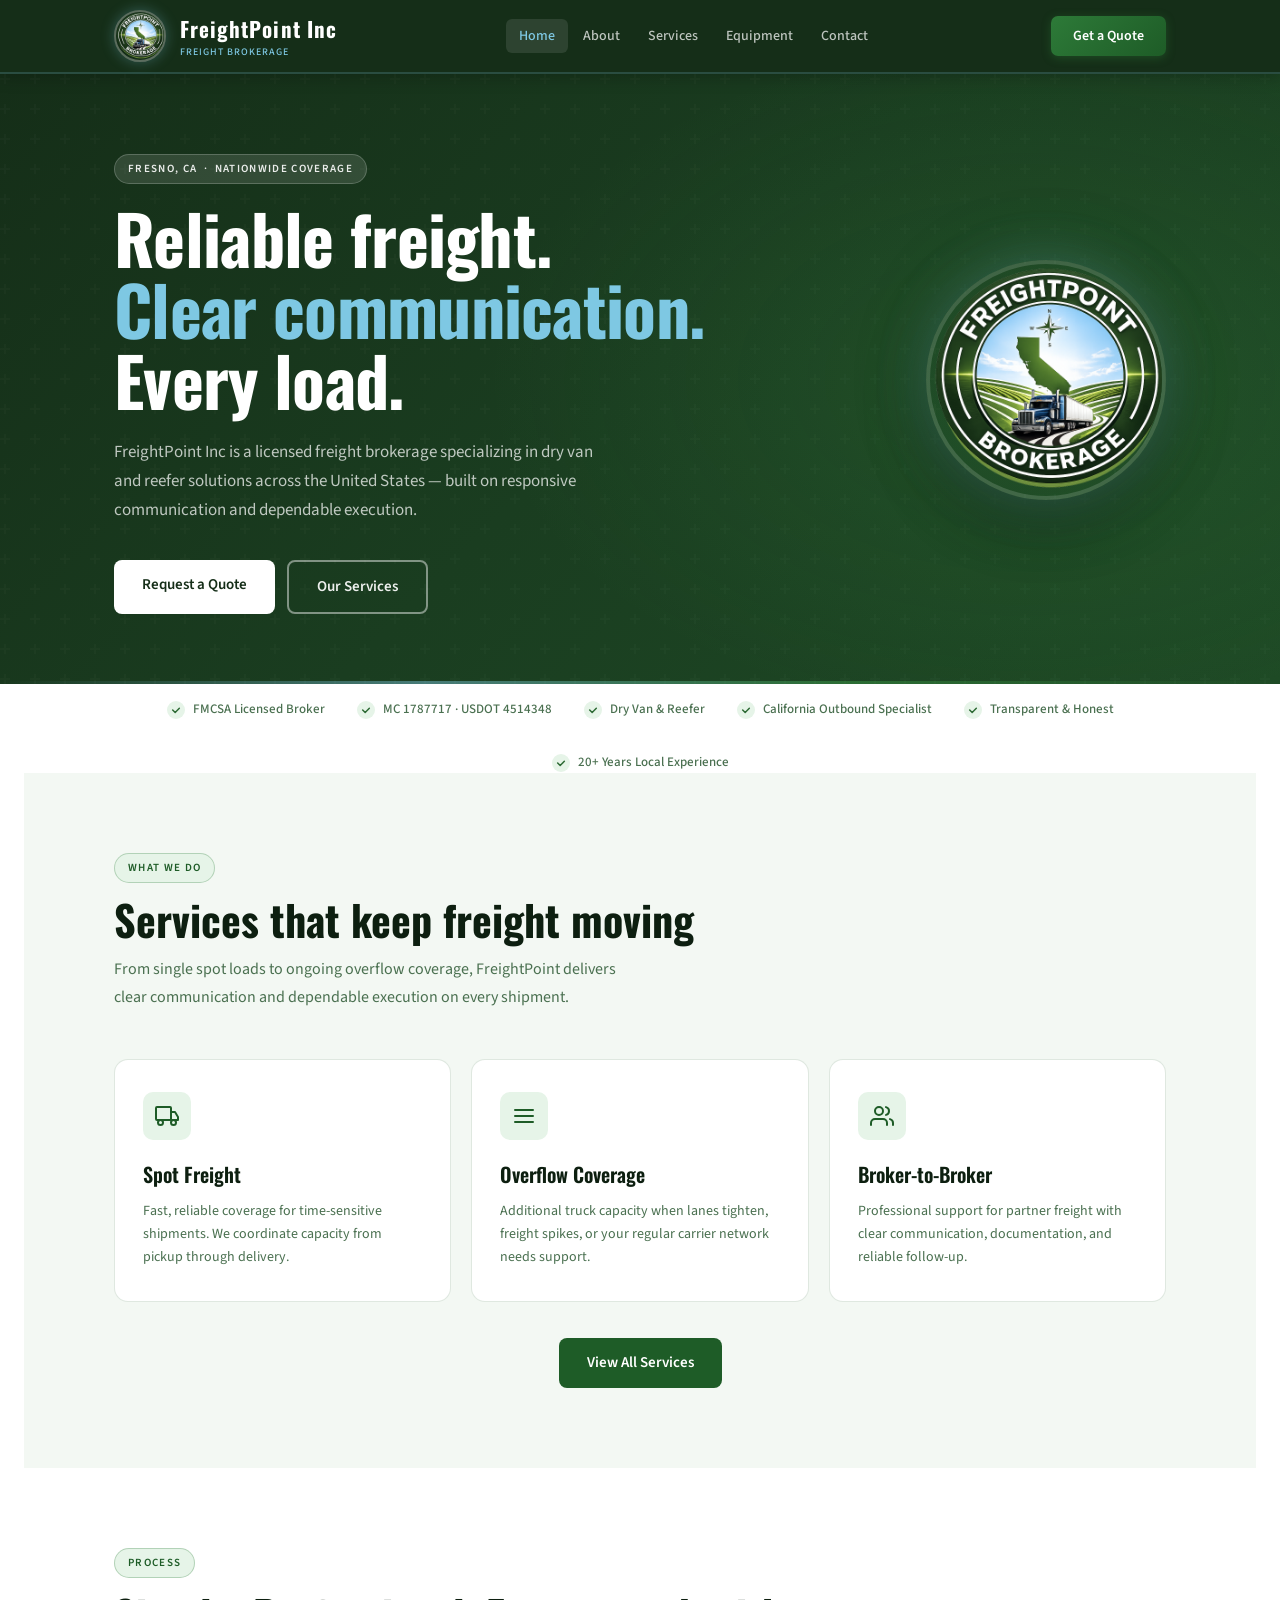
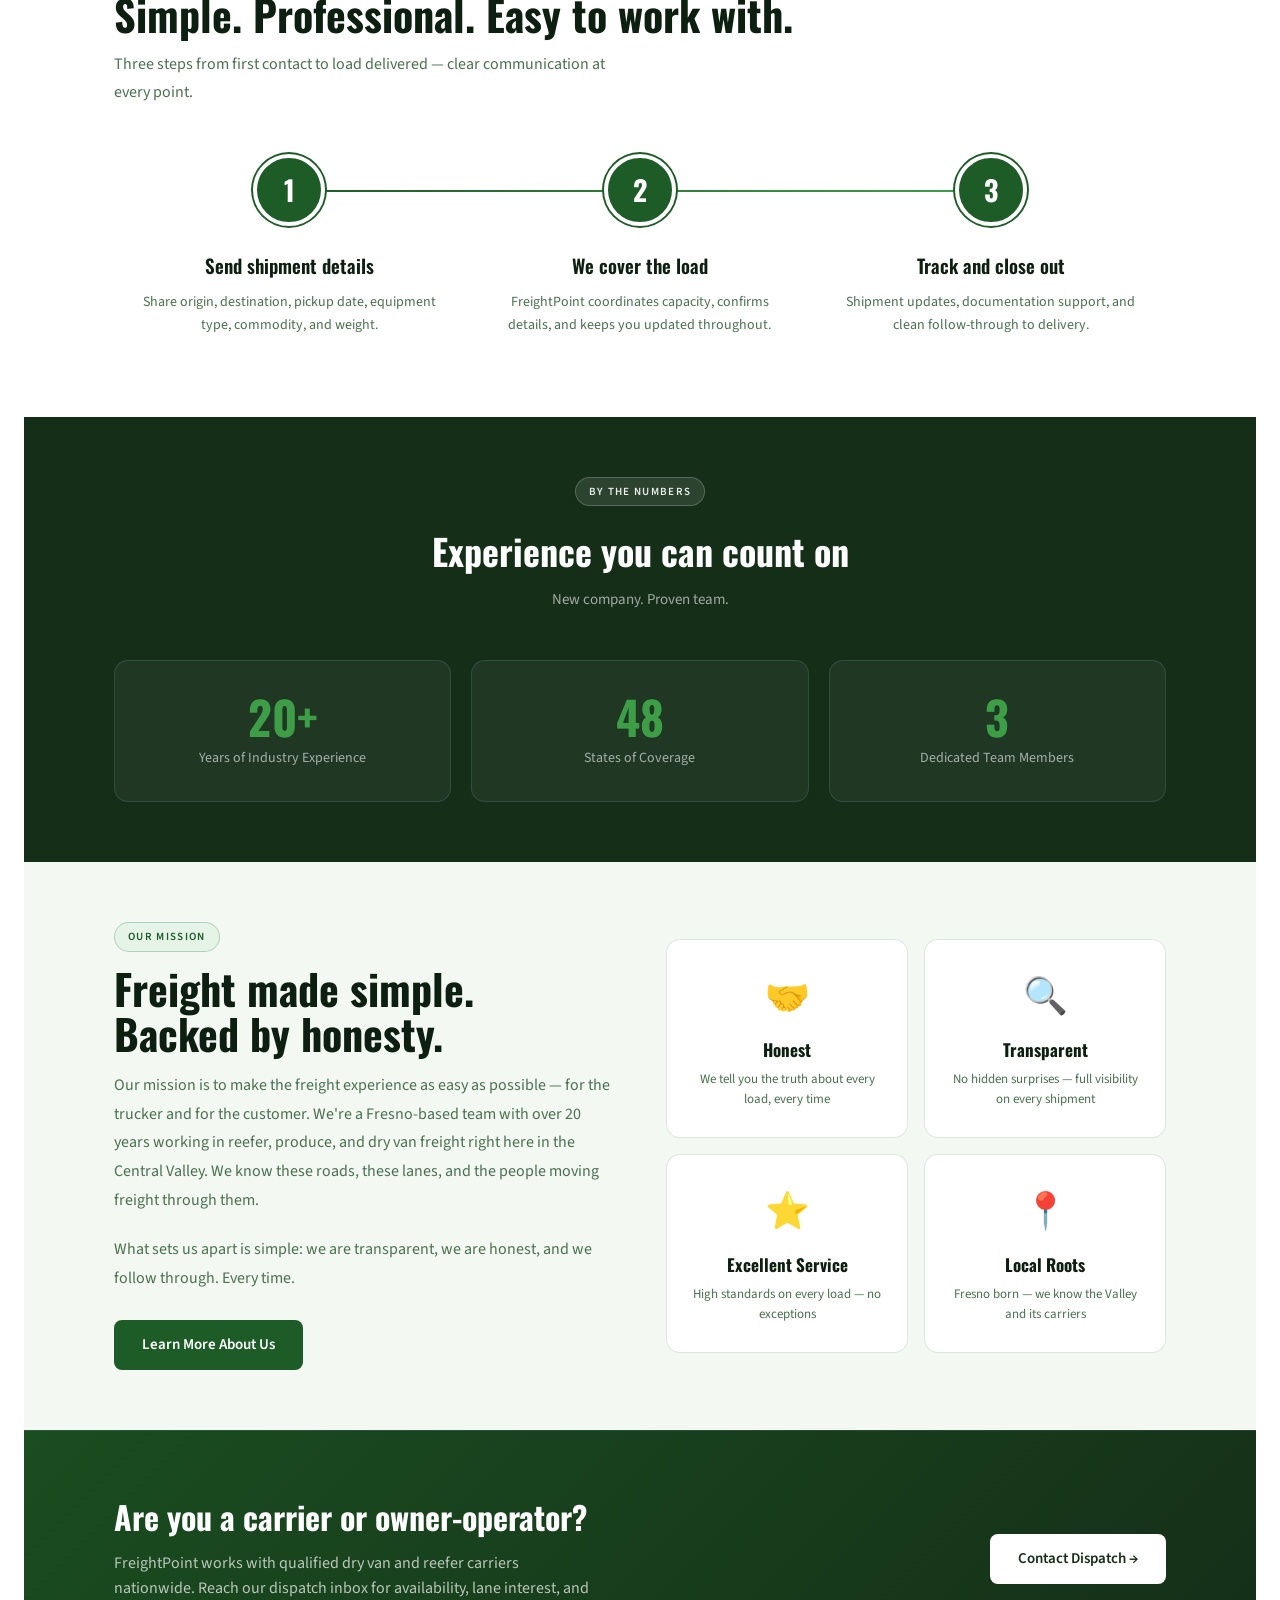
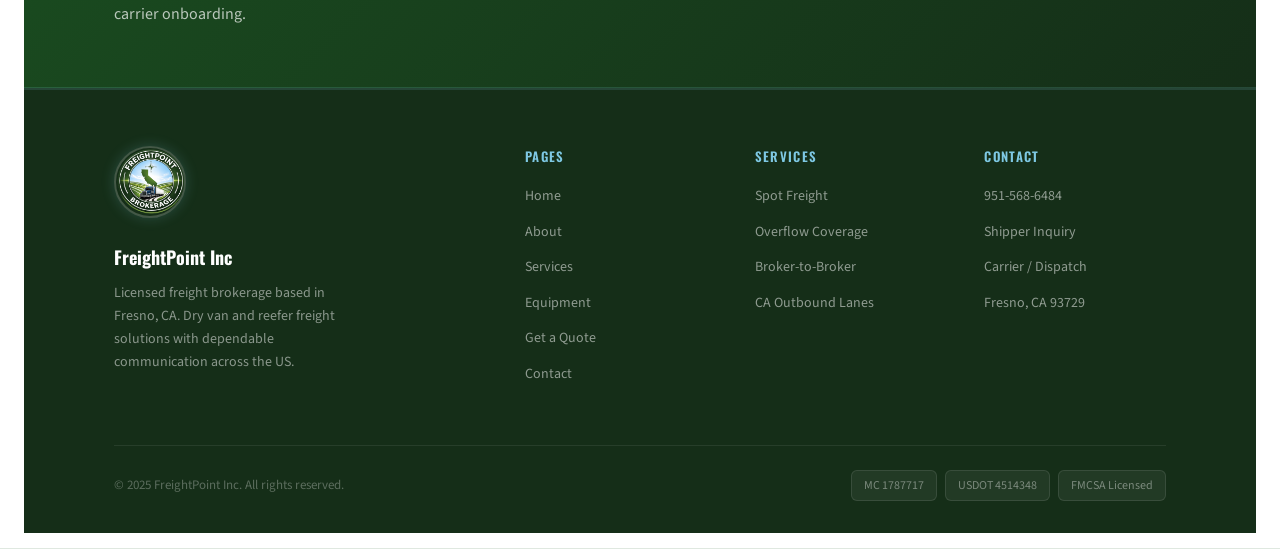
<file: index.html>
<!DOCTYPE html>
<html lang="en">
<head>
<meta charset="UTF-8">
<meta name="viewport" content="width=device-width, initial-scale=1.0">
<meta name="description" content="FreightPoint Inc — Licensed freight brokerage based in Fresno, CA. Dry van and reefer freight solutions nationwide. MC 1787717.">
<title>FreightPoint Inc | Home</title>
<link rel="preconnect" href="https://fonts.googleapis.com">
<link rel="preconnect" href="https://fonts.gstatic.com" crossorigin>
<link href="https://fonts.googleapis.com/css2?family=Oswald:wght@400;600;700&family=Source+Sans+3:wght@400;500;600&display=swap" rel="stylesheet">
<link rel="stylesheet" href="style.css">
<style>
  .hero { background: linear-gradient(135deg, var(--green-dark) 0%, #1a3d20 50%, #1e4a25 100%); position: relative; overflow: hidden; padding: 80px 0 70px; }
  .hero::after { content: ''; position: absolute; bottom: 0; left: 0; right: 0; height: 3px; background: linear-gradient(90deg, transparent, var(--sky), var(--green-accent), transparent); opacity: .45; }
  .hero::before { content: ''; position: absolute; inset: 0; background: radial-gradient(ellipse 60% 80% at 80% 50%, rgba(74,175,80,.12) 0%, transparent 70%), url("data:image/svg+xml,%3Csvg width='60' height='60' viewBox='0 0 60 60' xmlns='http://www.w3.org/2000/svg'%3E%3Cg fill='%23ffffff' fill-opacity='0.02'%3E%3Cpath d='M36 34v-4h-2v4h-4v2h4v4h2v-4h4v-2h-4zm0-30V0h-2v4h-4v2h4v4h2V6h4V4h-4zM6 34v-4H4v4H0v2h4v4h2v-4h4v-2H6zM6 4V0H4v4H0v2h4v4h2V6h4V4H6z'/%3E%3C/g%3E%3C/svg%3E"); pointer-events: none; }
  .hero-inner { position: relative; display: grid; grid-template-columns: 1fr auto; gap: 60px; align-items: center; max-width: 1100px; margin: 0 auto; padding: 0 24px; }
  .hero-badge { margin-bottom: 18px; }
  .hero-badge .tag { background: rgba(255,255,255,.12); color: rgba(255,255,255,.9); border-color: rgba(255,255,255,.2); }
  .hero h1 { font-family: 'Oswald', sans-serif; font-size: clamp(42px, 5.5vw, 68px); font-weight: 700; color: var(--white); line-height: 1.05; letter-spacing: -.01em; margin-bottom: 22px; }
  .hero h1 em { font-style: normal; color: var(--sky); }
  .hero-sub { font-size: 17px; color: rgba(255,255,255,.72); max-width: 480px; margin-bottom: 36px; line-height: 1.7; }
  .hero-btns { display: flex; gap: 12px; flex-wrap: wrap; }
  .hero-logo-wrap img { width: 240px; height: 240px; border-radius: 50%; object-fit: cover; box-shadow: 0 0 50px rgba(126,200,227,.25), 0 0 80px rgba(45,122,56,.2), 0 20px 60px rgba(0,0,0,.45); border: 4px solid rgba(255,255,255,.15); animation: float 6s ease-in-out infinite; }
  @keyframes float { 0%,100%{transform:translateY(0)} 50%{transform:translateY(-10px)} }

  .services-grid { display: grid; grid-template-columns: repeat(3,1fr); gap: 20px; }
  .service-card { background: var(--white); border: 1px solid var(--border); border-radius: 14px; padding: 32px 28px; transition: all .25s ease; position: relative; overflow: hidden; }
  .service-card::before { content: ''; position: absolute; top: 0; left: 0; right: 0; height: 3px; background: var(--green-mid); transform: scaleX(0); transform-origin: left; transition: transform .3s ease; }
  .service-card:hover { transform: translateY(-4px); box-shadow: var(--shadow); }
  .service-card:hover::before { transform: scaleX(1); }
  .svc-icon { width: 48px; height: 48px; border-radius: 10px; background: var(--green-light); display: flex; align-items: center; justify-content: center; margin-bottom: 18px; }
  .svc-icon svg { width: 24px; height: 24px; color: var(--green-mid); fill: none; stroke: currentColor; stroke-width: 2; stroke-linecap: round; stroke-linejoin: round; }
  .service-card h3 { font-family: 'Oswald', sans-serif; font-size: 20px; font-weight: 600; color: var(--text-dark); margin-bottom: 10px; }
  .service-card p { font-size: 14px; color: var(--text-muted); line-height: 1.65; }

  .steps-row { display: grid; grid-template-columns: repeat(3,1fr); gap: 0; position: relative; }
  .steps-row::before { content: ''; position: absolute; top: 36px; left: calc(16.66% + 20px); right: calc(16.66% + 20px); height: 2px; background: linear-gradient(90deg, var(--green-mid), var(--green-accent)); z-index: 0; }
  .step { display: flex; flex-direction: column; align-items: center; text-align: center; padding: 0 24px; position: relative; z-index: 1; }
  .step-circle { width: 72px; height: 72px; border-radius: 50%; background: var(--green-mid); color: var(--white); font-family: 'Oswald', sans-serif; font-size: 28px; font-weight: 700; display: flex; align-items: center; justify-content: center; margin-bottom: 24px; border: 4px solid var(--white); box-shadow: 0 0 0 2px var(--green-mid); }
  .step h3 { font-family: 'Oswald', sans-serif; font-size: 19px; font-weight: 600; color: var(--text-dark); margin-bottom: 10px; }
  .step p { font-size: 14px; color: var(--text-muted); line-height: 1.65; }

  .stat-cards { display: grid; grid-template-columns: repeat(3,1fr); gap: 20px; margin-top: 48px; }
  .stat-card { background: rgba(255,255,255,.05); border: 1px solid rgba(126,200,227,.15); border-radius: 14px; padding: 32px 24px; text-align: center; }
  .stat-num { font-family: 'Oswald', sans-serif; font-size: 46px; font-weight: 700; color: var(--green-accent); line-height: 1; }
  .stat-label { font-size: 14px; color: rgba(255,255,255,.6); margin-top: 8px; }

  @media(max-width:900px){
    .hero-inner{grid-template-columns:1fr;gap:40px}
    .hero-logo-wrap{display:flex;justify-content:center;order:-1}
    .hero-logo-wrap img{width:180px;height:180px}
    .hero h1,.hero-sub,.hero-badge{text-align:center}
    .hero-sub{margin:0 auto 32px}
    .hero-btns{justify-content:center}
    .services-grid{grid-template-columns:1fr 1fr}
    .steps-row{grid-template-columns:1fr}
    .steps-row::before{display:none}
    .step{padding:0 0 32px;align-items:flex-start;text-align:left;flex-direction:row;gap:20px}
    .step-circle{flex-shrink:0}
    .stat-cards{grid-template-columns:1fr 1fr}
  }
  @media(max-width:600px){
    .services-grid{grid-template-columns:1fr}
    .stat-cards{grid-template-columns:1fr}
  }
</style>
</head>
<body>

<nav>
  <div class="nav-inner">
    <a class="nav-logo" href="index.html">
      <img src="FreightPoint_Logo.png" alt="FreightPoint Inc">
      <div><div class="nav-logo-text">FreightPoint Inc</div><div class="nav-logo-sub">Freight Brokerage</div></div>
    </a>
    <ul class="nav-links">
      <li><a href="index.html" class="active">Home</a></li>
      <li><a href="about.html">About</a></li>
      <li><a href="services.html">Services</a></li>
      <li><a href="equipment.html">Equipment</a></li>
      <li><a href="contact.html">Contact</a></li>
    </ul>
    <a class="nav-cta" href="quote.html">Get a Quote</a>
    <button class="hamburger" id="menuBtn"><span></span><span></span><span></span></button>
  </div>
  <div class="mobile-menu" id="mobileMenu">
    <a href="index.html" onclick="closeMenu()">Home</a>
    <a href="about.html" onclick="closeMenu()">About</a>
    <a href="services.html" onclick="closeMenu()">Services</a>
    <a href="equipment.html" onclick="closeMenu()">Equipment</a>
    <a href="quote.html" onclick="closeMenu()">Get a Quote</a>
    <a href="contact.html" onclick="closeMenu()">Contact</a>
  </div>
</nav>

<!-- HERO -->
<section class="hero">
  <div class="hero-inner">
    <div>
      <div class="hero-badge"><span class="tag">Fresno, CA &nbsp;·&nbsp; Nationwide Coverage</span></div>
      <h1>Reliable freight.<br><em>Clear communication.</em><br>Every load.</h1>
      <p class="hero-sub">FreightPoint Inc is a licensed freight brokerage specializing in dry van and reefer solutions across the United States — built on responsive communication and dependable execution.</p>
      <div class="hero-btns">
        <a class="btn btn-white" href="quote.html">Request a Quote</a>
        <a class="btn btn-outline-white" href="services.html">Our Services</a>
      </div>
    </div>
    <div class="hero-logo-wrap">
      <img src="FreightPoint_Logo.png" alt="FreightPoint Inc">
    </div>
  </div>
</section>

<!-- TRUST BAR -->
<div class="trust-bar">
  <div class="trust-bar-inner">
    <div class="trust-item"><div class="trust-check"><svg viewBox="0 0 12 12" fill="none"><path d="M2 6l3 3 5-5" stroke="#2d6a34" stroke-width="1.8" stroke-linecap="round" stroke-linejoin="round"/></svg></div>FMCSA Licensed Broker</div>
    <div class="trust-item"><div class="trust-check"><svg viewBox="0 0 12 12" fill="none"><path d="M2 6l3 3 5-5" stroke="#2d6a34" stroke-width="1.8" stroke-linecap="round" stroke-linejoin="round"/></svg></div>MC 1787717 · USDOT 4514348</div>
    <div class="trust-item"><div class="trust-check"><svg viewBox="0 0 12 12" fill="none"><path d="M2 6l3 3 5-5" stroke="#2d6a34" stroke-width="1.8" stroke-linecap="round" stroke-linejoin="round"/></svg></div>Dry Van &amp; Reefer</div>
    <div class="trust-item"><div class="trust-check"><svg viewBox="0 0 12 12" fill="none"><path d="M2 6l3 3 5-5" stroke="#2d6a34" stroke-width="1.8" stroke-linecap="round" stroke-linejoin="round"/></svg></div>California Outbound Specialist</div>
    <div class="trust-item"><div class="trust-check"><svg viewBox="0 0 12 12" fill="none"><path d="M2 6l3 3 5-5" stroke="#2d6a34" stroke-width="1.8" stroke-linecap="round" stroke-linejoin="round"/></svg></div>Transparent &amp; Honest</div><div class="trust-item"><div class="trust-check"><svg viewBox="0 0 12 12" fill="none"><path d="M2 6l3 3 5-5" stroke="#2d6a34" stroke-width="1.8" stroke-linecap="round" stroke-linejoin="round"/></svg></div>20+ Years Local Experience
  </div>
</div>

<!-- SERVICES PREVIEW -->
<section style="background:var(--off-white)">
  <div class="container">
    <div class="section-head">
      <div class="section-label"><span class="tag">What We Do</span></div>
      <h2 class="section-title">Services that keep freight moving</h2>
      <p class="section-sub">From single spot loads to ongoing overflow coverage, FreightPoint delivers clear communication and dependable execution on every shipment.</p>
    </div>
    <div class="services-grid">
      <div class="service-card">
        <div class="svc-icon"><svg viewBox="0 0 24 24"><rect x="1" y="3" width="15" height="13" rx="1"/><path d="M16 8h4l3 5v3h-7V8z"/><circle cx="5.5" cy="18.5" r="2.5"/><circle cx="18.5" cy="18.5" r="2.5"/></svg></div>
        <h3>Spot Freight</h3>
        <p>Fast, reliable coverage for time-sensitive shipments. We coordinate capacity from pickup through delivery.</p>
      </div>
      <div class="service-card">
        <div class="svc-icon"><svg viewBox="0 0 24 24"><path d="M3 12h18M3 6h18M3 18h18"/></svg></div>
        <h3>Overflow Coverage</h3>
        <p>Additional truck capacity when lanes tighten, freight spikes, or your regular carrier network needs support.</p>
      </div>
      <div class="service-card">
        <div class="svc-icon"><svg viewBox="0 0 24 24"><path d="M17 21v-2a4 4 0 0 0-4-4H5a4 4 0 0 0-4 4v2"/><circle cx="9" cy="7" r="4"/><path d="M23 21v-2a4 4 0 0 0-3-3.87"/><path d="M16 3.13a4 4 0 0 1 0 7.75"/></svg></div>
        <h3>Broker-to-Broker</h3>
        <p>Professional support for partner freight with clear communication, documentation, and reliable follow-up.</p>
      </div>
    </div>
    <div style="text-align:center;margin-top:36px"><a class="btn btn-primary" href="services.html">View All Services</a></div>
  </div>
</section>

<!-- HOW IT WORKS -->
<section style="background:var(--white)">
  <div class="container">
    <div class="section-head">
      <div class="section-label"><span class="tag">Process</span></div>
      <h2 class="section-title">Simple. Professional. Easy to work with.</h2>
      <p class="section-sub">Three steps from first contact to load delivered — clear communication at every point.</p>
    </div>
    <div class="steps-row">
      <div class="step"><div class="step-circle">1</div><div><h3>Send shipment details</h3><p>Share origin, destination, pickup date, equipment type, commodity, and weight.</p></div></div>
      <div class="step"><div class="step-circle">2</div><div><h3>We cover the load</h3><p>FreightPoint coordinates capacity, confirms details, and keeps you updated throughout.</p></div></div>
      <div class="step"><div class="step-circle">3</div><div><h3>Track and close out</h3><p>Shipment updates, documentation support, and clean follow-through to delivery.</p></div></div>
    </div>
  </div>
</section>

<!-- STATS BANNER -->
<section style="background:var(--green-dark);padding:60px 0">
  <div class="container">
    <div style="text-align:center;margin-bottom:16px"><span class="tag" style="background:rgba(255,255,255,.1);color:rgba(255,255,255,.9);border-color:rgba(255,255,255,.2);">By The Numbers</span></div>
    <h2 style="font-family:'Oswald',sans-serif;font-size:36px;font-weight:700;color:var(--white);text-align:center;margin-bottom:8px;">Experience you can count on</h2>
    <p style="text-align:center;color:rgba(255,255,255,.6);font-size:15px;margin-bottom:0">New company. Proven team.</p>
    <div class="stat-cards">
      <div class="stat-card"><div class="stat-num">20+</div><div class="stat-label">Years of Industry Experience</div></div>
      <div class="stat-card"><div class="stat-num">48</div><div class="stat-label">States of Coverage</div></div>
      <div class="stat-card"><div class="stat-num">3</div><div class="stat-label">Dedicated Team Members</div></div>
    </div>
  </div>
</section>


<!-- MISSION STRIP -->
<section style="background:var(--off-white);padding:60px 0">
  <div class="container">
    <div style="display:grid;grid-template-columns:1fr 1fr;gap:52px;align-items:center">
      <div>
        <div class="section-label" style="margin-bottom:14px"><span class="tag">Our Mission</span></div>
        <h2 class="section-title">Freight made simple.<br>Backed by honesty.</h2>
        <p style="font-size:16px;color:var(--text-muted);line-height:1.8;margin-bottom:20px">Our mission is to make the freight experience as easy as possible — for the trucker and for the customer. We're a Fresno-based team with over 20 years working in reefer, produce, and dry van freight right here in the Central Valley. We know these roads, these lanes, and the people moving freight through them.</p>
        <p style="font-size:16px;color:var(--text-muted);line-height:1.8;margin-bottom:28px">What sets us apart is simple: we are transparent, we are honest, and we follow through. Every time.</p>
        <a class="btn btn-primary" href="about.html">Learn More About Us</a>
      </div>
      <div style="display:grid;grid-template-columns:1fr 1fr;gap:16px">
        <div style="background:var(--white);border:1px solid var(--border);border-radius:14px;padding:28px 22px;text-align:center">
          <div style="font-size:36px;margin-bottom:10px">🤝</div>
          <div style="font-family:'Oswald',sans-serif;font-size:17px;font-weight:700;color:var(--text-dark);margin-bottom:6px">Honest</div>
          <div style="font-size:13px;color:var(--text-muted);line-height:1.55">We tell you the truth about every load, every time</div>
        </div>
        <div style="background:var(--white);border:1px solid var(--border);border-radius:14px;padding:28px 22px;text-align:center">
          <div style="font-size:36px;margin-bottom:10px">🔍</div>
          <div style="font-family:'Oswald',sans-serif;font-size:17px;font-weight:700;color:var(--text-dark);margin-bottom:6px">Transparent</div>
          <div style="font-size:13px;color:var(--text-muted);line-height:1.55">No hidden surprises — full visibility on every shipment</div>
        </div>
        <div style="background:var(--white);border:1px solid var(--border);border-radius:14px;padding:28px 22px;text-align:center">
          <div style="font-size:36px;margin-bottom:10px">⭐</div>
          <div style="font-family:'Oswald',sans-serif;font-size:17px;font-weight:700;color:var(--text-dark);margin-bottom:6px">Excellent Service</div>
          <div style="font-size:13px;color:var(--text-muted);line-height:1.55">High standards on every load — no exceptions</div>
        </div>
        <div style="background:var(--white);border:1px solid var(--border);border-radius:14px;padding:28px 22px;text-align:center">
          <div style="font-size:36px;margin-bottom:10px">📍</div>
          <div style="font-family:'Oswald',sans-serif;font-size:17px;font-weight:700;color:var(--text-dark);margin-bottom:6px">Local Roots</div>
          <div style="font-size:13px;color:var(--text-muted);line-height:1.55">Fresno born — we know the Valley and its carriers</div>
        </div>
      </div>
    </div>
  </div>
</section>

<!-- CARRIER BANNER -->
<div class="carrier-banner">
  <div class="carrier-inner">
    <div>
      <h2>Are you a carrier or owner-operator?</h2>
      <p>FreightPoint works with qualified dry van and reefer carriers nationwide. Reach our dispatch inbox for availability, lane interest, and carrier onboarding.</p>
    </div>
    <a class="btn btn-white" href="contact.html">Contact Dispatch →</a>
  </div>
</div>

<!-- FOOTER -->
<footer>
  <div class="container">
    <div class="footer-grid">
      <div class="footer-brand">
        <img src="FreightPoint_Logo.png" alt="FreightPoint Inc">
        <div style="font-family:'Oswald',sans-serif;font-size:18px;font-weight:700;color:var(--white);">FreightPoint Inc</div>
        <p>Licensed freight brokerage based in Fresno, CA. Dry van and reefer freight solutions with dependable communication across the US.</p>
      </div>
      <div class="footer-col"><h4>Pages</h4><ul><li><a href="index.html">Home</a></li><li><a href="about.html">About</a></li><li><a href="services.html">Services</a></li><li><a href="equipment.html">Equipment</a></li><li><a href="quote.html">Get a Quote</a></li><li><a href="contact.html">Contact</a></li></ul></div>
      <div class="footer-col"><h4>Services</h4><ul><li><a href="services.html">Spot Freight</a></li><li><a href="services.html">Overflow Coverage</a></li><li><a href="services.html">Broker-to-Broker</a></li><li><a href="services.html">CA Outbound Lanes</a></li></ul></div>
      <div class="footer-col"><h4>Contact</h4><ul><li><a href="tel:9515686484">951-568-6484</a></li><li><a href="contact.html">Shipper Inquiry</a></li><li><a href="contact.html">Carrier / Dispatch</a></li><li><span>Fresno, CA 93729</span></li></ul></div>
    </div>
    <div class="footer-bottom">
      <p>© 2025 FreightPoint Inc. All rights reserved.</p>
      <div class="mc-chips"><span class="mc-chip">MC 1787717</span><span class="mc-chip">USDOT 4514348</span><span class="mc-chip">FMCSA Licensed</span></div>
    </div>
  </div>
</footer>

<script>
  const menuBtn = document.getElementById('menuBtn');
  const mobileMenu = document.getElementById('mobileMenu');
  menuBtn.addEventListener('click', () => mobileMenu.classList.toggle('open'));
  function closeMenu() { mobileMenu.classList.remove('open'); }
</script>
</body>
</html>
<!-- This file was already complete; mission/values content lives on About page and is linked from home -->
</file>
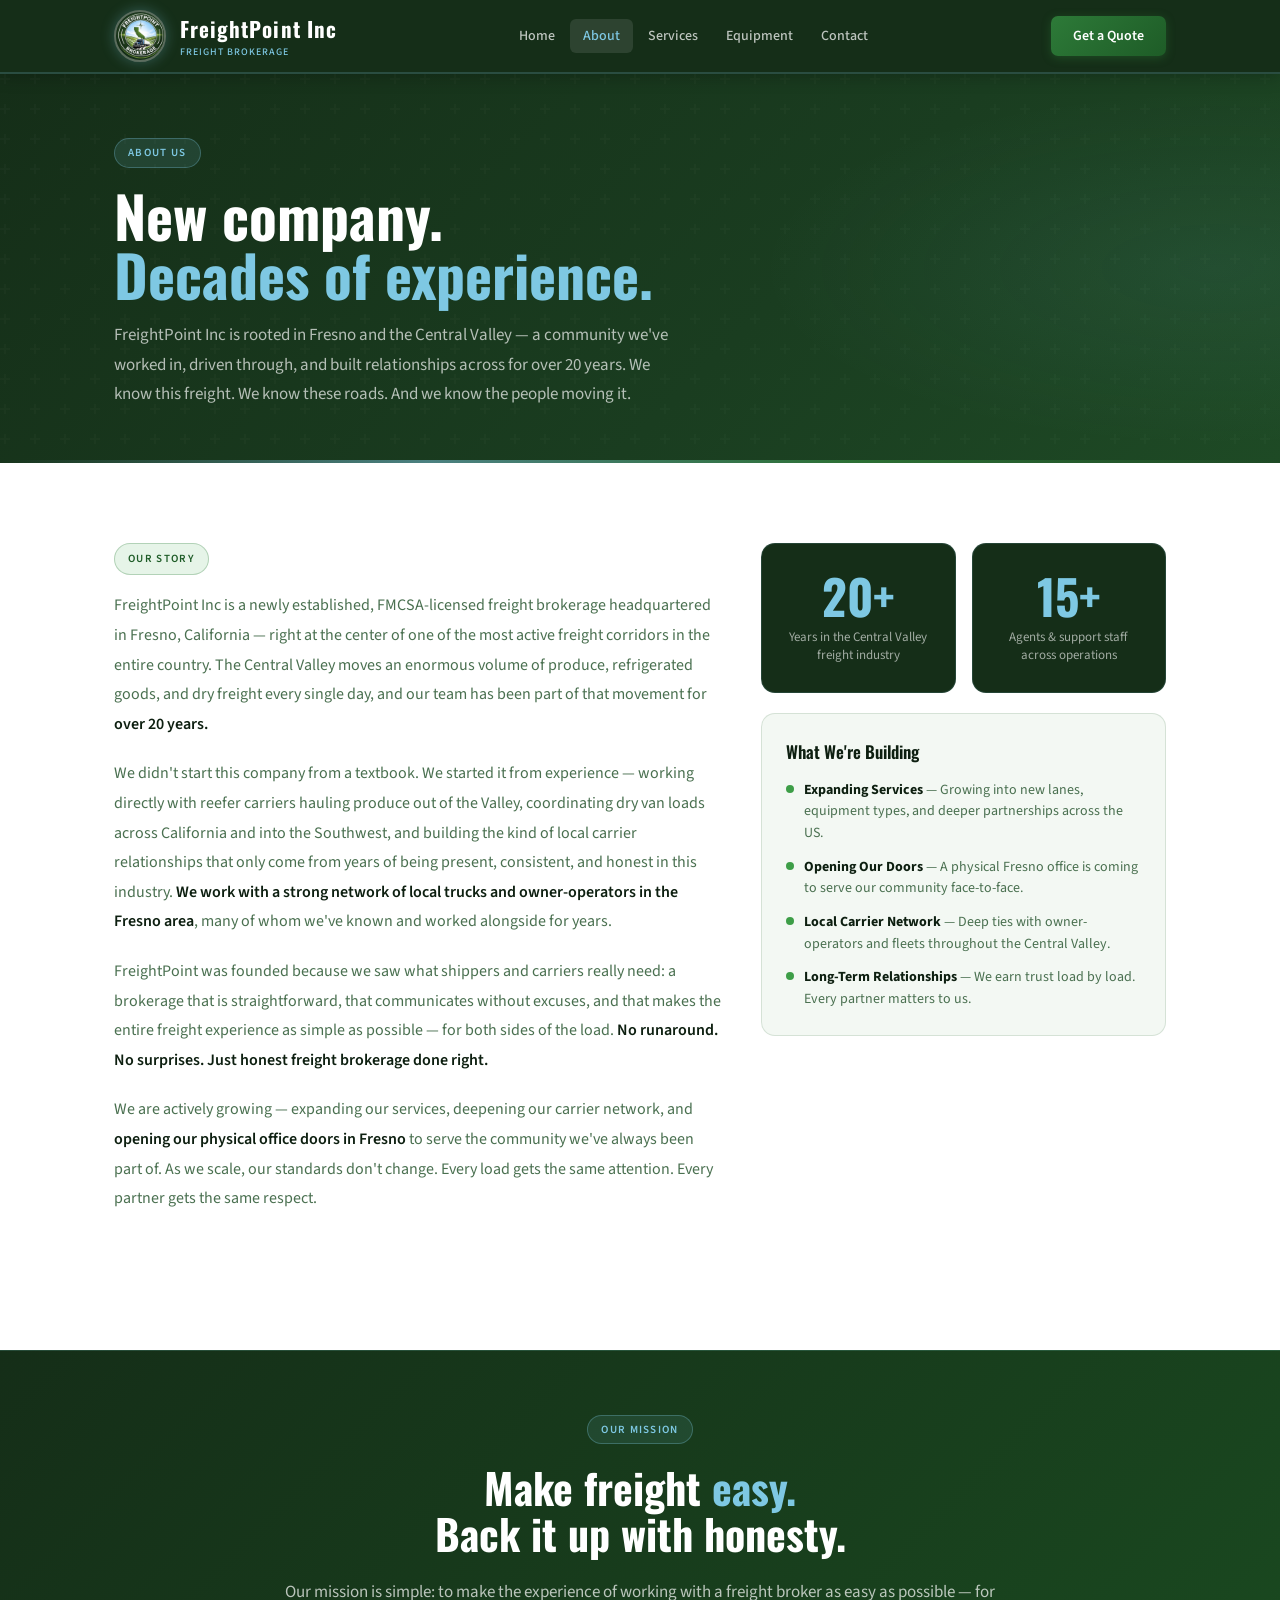
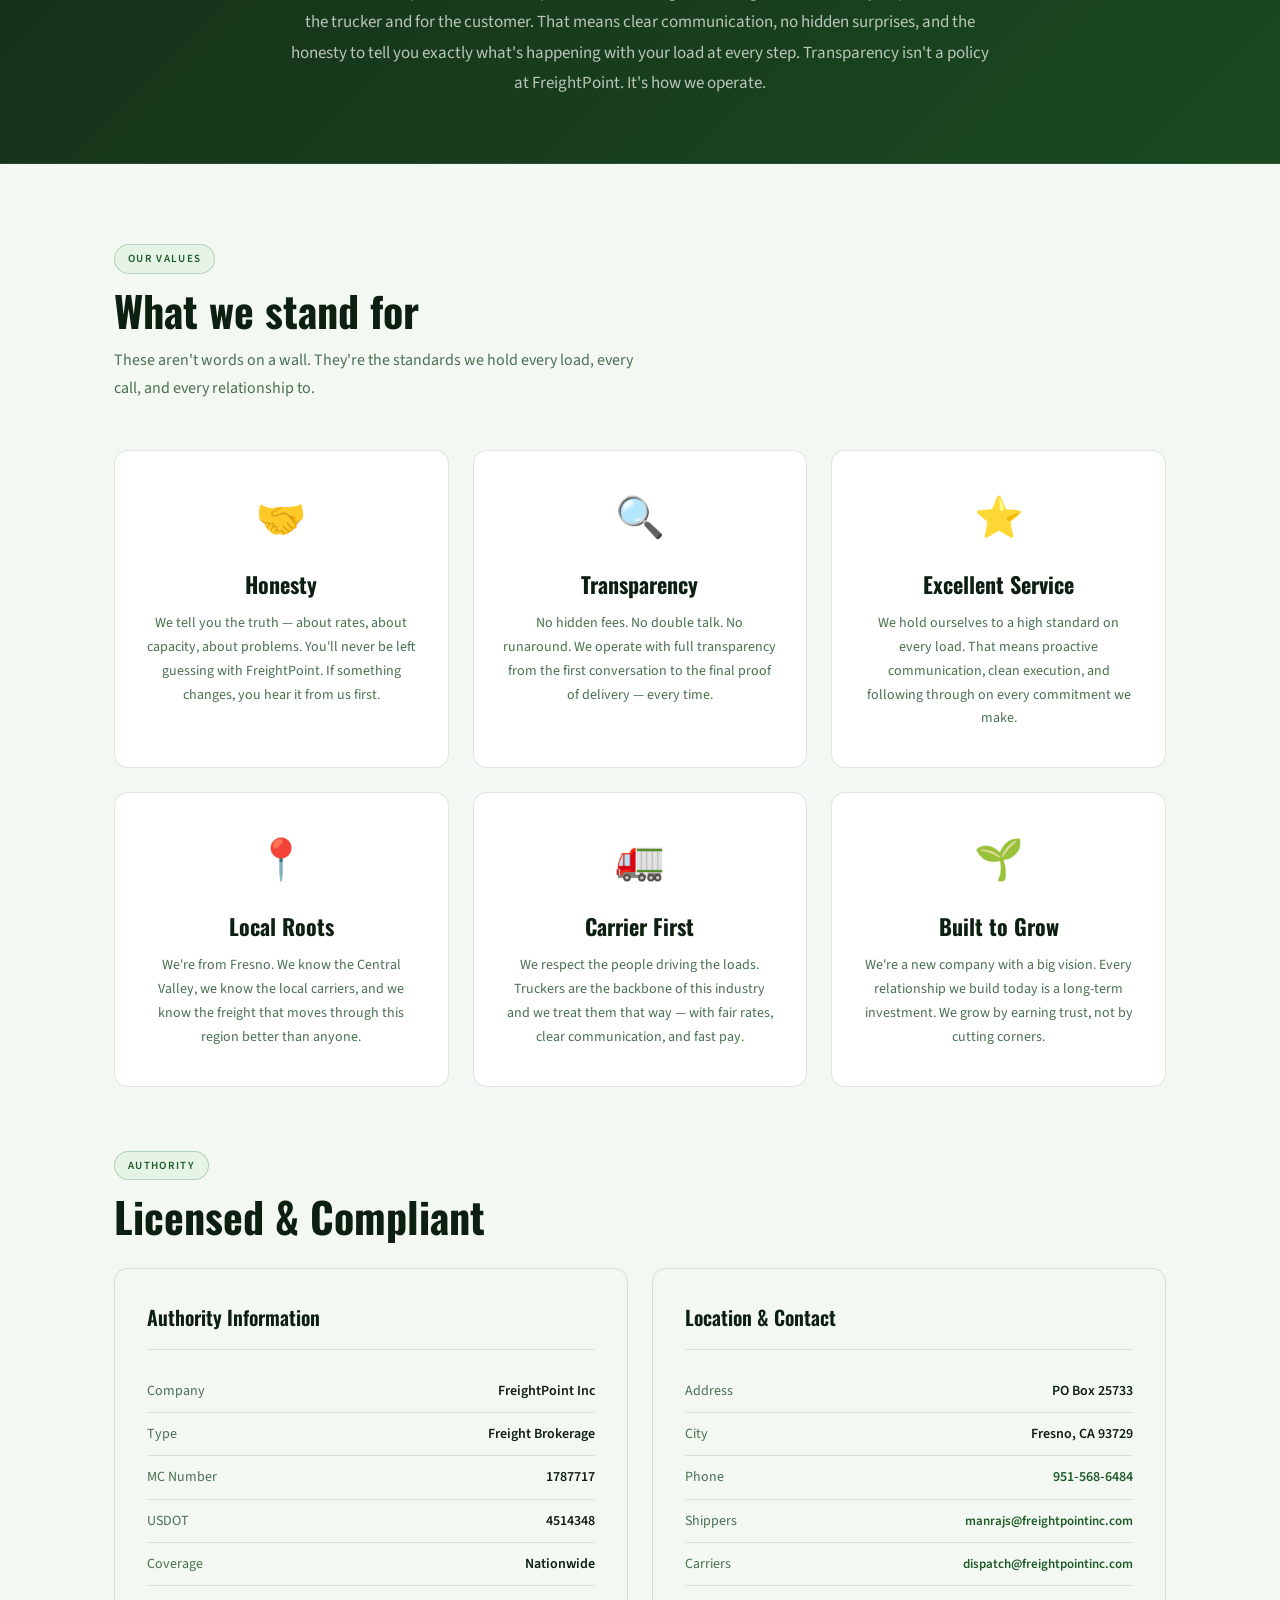
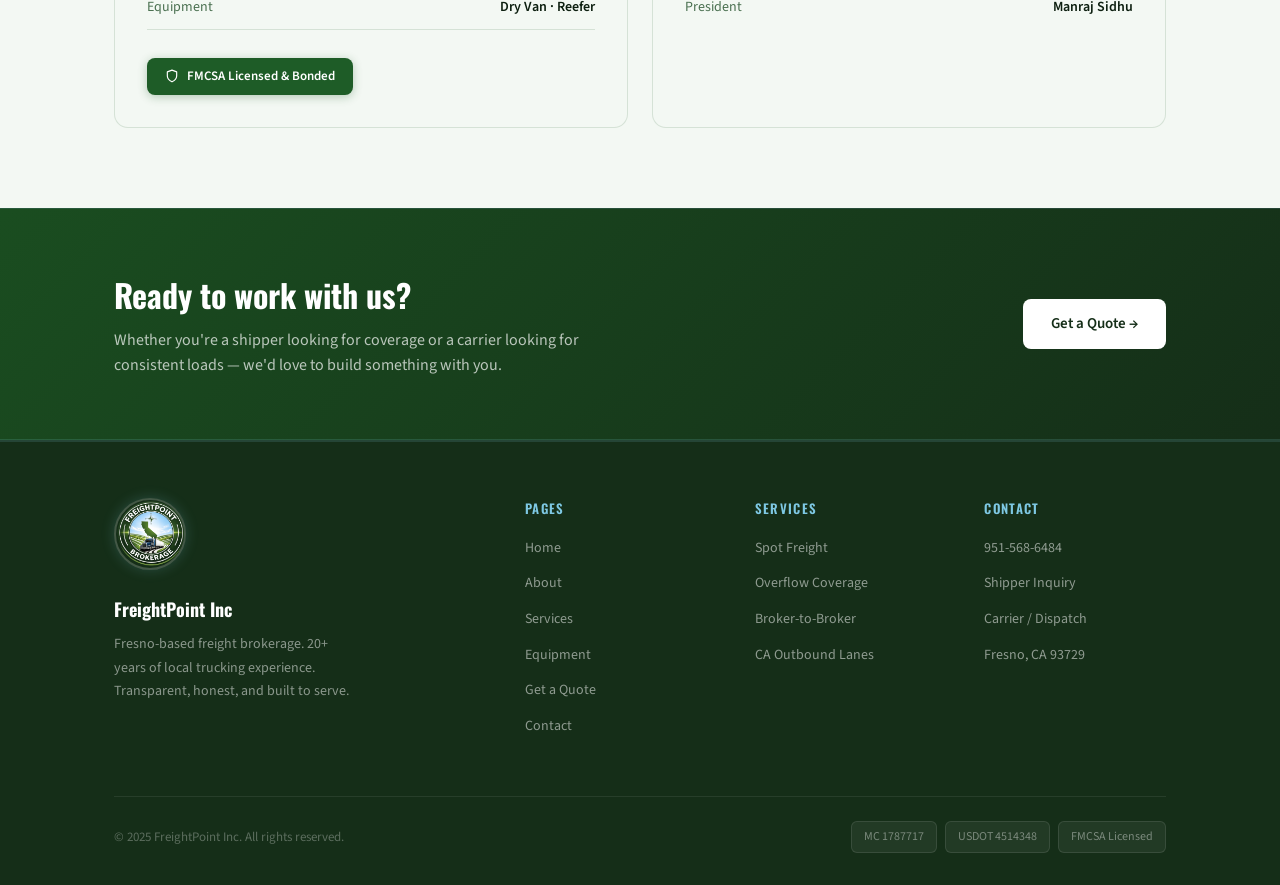
<file: about (1).html>
<!DOCTYPE html>
<html lang="en">
<head>
<meta charset="UTF-8">
<meta name="viewport" content="width=device-width, initial-scale=1.0">
<meta name="description" content="Learn about FreightPoint Inc — a Fresno-based freight brokerage backed by 20+ years of local trucking, produce, reefer, and dry van experience.">
<title>About Us | FreightPoint Inc</title>
<link rel="preconnect" href="https://fonts.googleapis.com">
<link rel="preconnect" href="https://fonts.gstatic.com" crossorigin>
<link href="https://fonts.googleapis.com/css2?family=Oswald:wght@400;600;700&family=Source+Sans+3:wght@400;500;600&display=swap" rel="stylesheet">
<link rel="stylesheet" href="style.css">
<style>
  .about-story { display: grid; grid-template-columns: 3fr 2fr; gap: 40px; align-items: start; margin-bottom: 56px; }
  .story-text { font-size: 16px; color: var(--text-muted); line-height: 1.85; }
  .story-text p { margin-bottom: 20px; }
  .story-text p:last-child { margin-bottom: 0; }
  .story-text strong { color: var(--text-dark); font-weight: 600; }
  .story-aside { display: flex; flex-direction: column; gap: 20px; }
  .aside-stat { background: var(--green-dark); border-radius: 14px; padding: 28px 24px; text-align: center; border: 1px solid rgba(126,200,227,.15); }
  .aside-stat .num { font-family: 'Oswald', sans-serif; font-size: 48px; font-weight: 700; color: var(--sky); line-height: 1; }
  .aside-stat .lbl { font-size: 13px; color: rgba(255,255,255,.6); margin-top: 8px; line-height: 1.4; }
  .aside-card { background: var(--off-white); border: 1px solid var(--border); border-radius: 14px; padding: 24px; }
  .aside-card h4 { font-family: 'Oswald', sans-serif; font-size: 17px; font-weight: 600; color: var(--text-dark); margin-bottom: 14px; }
  .aside-bullet { display: flex; align-items: flex-start; gap: 10px; margin-bottom: 12px; font-size: 14px; color: var(--text-muted); line-height: 1.55; }
  .aside-bullet:last-child { margin-bottom: 0; }
  .aside-dot { width: 8px; height: 8px; border-radius: 50%; background: var(--green-accent); flex-shrink: 0; margin-top: 5px; }

  .values-grid { display: grid; grid-template-columns: repeat(3,1fr); gap: 24px; margin-bottom: 64px; }
  .value-card { background: var(--white); border: 1px solid var(--border); border-radius: 14px; padding: 36px 28px; text-align: center; transition: all .25s; position: relative; overflow: hidden; }
  .value-card::before { content: ''; position: absolute; top: 0; left: 0; right: 0; height: 4px; background: linear-gradient(90deg, var(--green-mid), var(--sky-dark)); transform: scaleX(0); transform-origin: left; transition: transform .3s; }
  .value-card:hover { transform: translateY(-4px); box-shadow: var(--shadow); }
  .value-card:hover::before { transform: scaleX(1); }
  .value-icon { font-size: 40px; margin-bottom: 16px; display: block; }
  .value-card h3 { font-family: 'Oswald', sans-serif; font-size: 22px; font-weight: 700; color: var(--text-dark); margin-bottom: 10px; }
  .value-card p { font-size: 14px; color: var(--text-muted); line-height: 1.7; }

  .auth-grid { display: grid; grid-template-columns: 1fr 1fr; gap: 24px; }
  .auth-card { background: var(--off-white); border: 1px solid var(--border); border-radius: 14px; padding: 32px; }
  .auth-card h3 { font-family: 'Oswald', sans-serif; font-size: 20px; font-weight: 600; color: var(--text-dark); margin-bottom: 20px; padding-bottom: 16px; border-bottom: 1px solid var(--border); }
  .auth-row { display: flex; justify-content: space-between; align-items: center; padding: 10px 0; border-bottom: 1px solid var(--border); font-size: 14px; }
  .auth-row:last-child { border-bottom: none; }
  .auth-label { color: var(--text-muted); }
  .auth-value { font-weight: 600; color: var(--text-dark); }

  .mission-banner { background: linear-gradient(135deg, var(--green-dark), #1a4a20); border-top: 1px solid rgba(126,200,227,.15); border-bottom: 1px solid rgba(126,200,227,.15); padding: 64px 0; margin-bottom: 0; }
  .mission-inner { max-width: 760px; margin: 0 auto; padding: 0 24px; text-align: center; }
  .mission-inner h2 { font-family: 'Oswald', sans-serif; font-size: clamp(28px,3.5vw,42px); font-weight: 700; color: var(--white); margin-bottom: 20px; line-height: 1.1; }
  .mission-inner h2 em { font-style: normal; color: var(--sky); }
  .mission-inner p { font-size: 17px; color: rgba(255,255,255,.7); line-height: 1.8; }

  @media(max-width:900px){ .about-story{grid-template-columns:1fr} .values-grid{grid-template-columns:1fr 1fr} .auth-grid{grid-template-columns:1fr} }
  @media(max-width:600px){ .values-grid{grid-template-columns:1fr} }
</style>
</head>
<body>

<nav>
  <div class="nav-inner">
    <a class="nav-logo" href="index.html"><img src="FreightPoint_Logo.png" alt="FreightPoint Inc"><div><div class="nav-logo-text">FreightPoint Inc</div><div class="nav-logo-sub">Freight Brokerage</div></div></a>
    <ul class="nav-links"><li><a href="index.html">Home</a></li><li><a href="about.html" class="active">About</a></li><li><a href="services.html">Services</a></li><li><a href="equipment.html">Equipment</a></li><li><a href="contact.html">Contact</a></li></ul>
    <a class="nav-cta" href="quote.html">Get a Quote</a>
    <button class="hamburger" id="menuBtn"><span></span><span></span><span></span></button>
  </div>
  <div class="mobile-menu" id="mobileMenu"><a href="index.html">Home</a><a href="about.html">About</a><a href="services.html">Services</a><a href="equipment.html">Equipment</a><a href="quote.html">Get a Quote</a><a href="contact.html">Contact</a></div>
</nav>

<div class="page-hero">
  <div class="page-hero-inner">
    <span class="tag">About Us</span>
    <h1>New company.<br><em>Decades of experience.</em></h1>
    <p>FreightPoint Inc is rooted in Fresno and the Central Valley — a community we've worked in, driven through, and built relationships across for over 20 years. We know this freight. We know these roads. And we know the people moving it.</p>
  </div>
</div>

<!-- STORY -->
<section style="background:var(--white)">
  <div class="container">
    <div class="about-story">
      <div class="story-text">
        <div class="section-label" style="margin-bottom:16px"><span class="tag">Our Story</span></div>
        <p>FreightPoint Inc is a newly established, FMCSA-licensed freight brokerage headquartered in Fresno, California — right at the center of one of the most active freight corridors in the entire country. The Central Valley moves an enormous volume of produce, refrigerated goods, and dry freight every single day, and our team has been part of that movement for <strong>over 20 years.</strong></p>
        <p>We didn't start this company from a textbook. We started it from experience — working directly with reefer carriers hauling produce out of the Valley, coordinating dry van loads across California and into the Southwest, and building the kind of local carrier relationships that only come from years of being present, consistent, and honest in this industry. <strong>We work with a strong network of local trucks and owner-operators in the Fresno area</strong>, many of whom we've known and worked alongside for years.</p>
        <p>FreightPoint was founded because we saw what shippers and carriers really need: a brokerage that is straightforward, that communicates without excuses, and that makes the entire freight experience as simple as possible — for both sides of the load. <strong>No runaround. No surprises. Just honest freight brokerage done right.</strong></p>
        <p>We are actively growing — expanding our services, deepening our carrier network, and <strong>opening our physical office doors in Fresno</strong> to serve the community we've always been part of. As we scale, our standards don't change. Every load gets the same attention. Every partner gets the same respect.</p>
      </div>
      <div class="story-aside">
        <div style="display:grid;grid-template-columns:1fr 1fr;gap:16px">
          <div class="aside-stat"><div class="num">20+</div><div class="lbl">Years in the Central Valley freight industry</div></div>
          <div class="aside-stat"><div class="num">15+</div><div class="lbl">Agents &amp; support staff across operations</div></div>
        </div>
        <div class="aside-card">
          <h4>What We're Building</h4>
          <div class="aside-bullet"><div class="aside-dot"></div><span><strong style="color:var(--text-dark)">Expanding Services</strong> — Growing into new lanes, equipment types, and deeper partnerships across the US.</span></div>
          <div class="aside-bullet"><div class="aside-dot"></div><span><strong style="color:var(--text-dark)">Opening Our Doors</strong> — A physical Fresno office is coming to serve our community face-to-face.</span></div>
          <div class="aside-bullet"><div class="aside-dot"></div><span><strong style="color:var(--text-dark)">Local Carrier Network</strong> — Deep ties with owner-operators and fleets throughout the Central Valley.</span></div>
          <div class="aside-bullet"><div class="aside-dot"></div><span><strong style="color:var(--text-dark)">Long-Term Relationships</strong> — We earn trust load by load. Every partner matters to us.</span></div>
        </div>
      </div>
    </div>
  </div>
</section>

<!-- MISSION BANNER -->
<div class="mission-banner">
  <div class="mission-inner">
    <span class="tag" style="background:rgba(126,200,227,.1);color:var(--sky);border-color:rgba(126,200,227,.3);margin-bottom:20px;display:inline-block">Our Mission</span>
    <h2>Make freight <em>easy.</em><br>Back it up with honesty.</h2>
    <p>Our mission is simple: to make the experience of working with a freight broker as easy as possible — for the trucker and for the customer. That means clear communication, no hidden surprises, and the honesty to tell you exactly what's happening with your load at every step. Transparency isn't a policy at FreightPoint. It's how we operate.</p>
  </div>
</div>

<!-- VALUES -->
<section style="background:var(--off-white)">
  <div class="container">
    <div class="section-head">
      <div class="section-label"><span class="tag">Our Values</span></div>
      <h2 class="section-title">What we stand for</h2>
      <p class="section-sub">These aren't words on a wall. They're the standards we hold every load, every call, and every relationship to.</p>
    </div>
    <div class="values-grid">
      <div class="value-card">
        <span class="value-icon">🤝</span>
        <h3>Honesty</h3>
        <p>We tell you the truth — about rates, about capacity, about problems. You'll never be left guessing with FreightPoint. If something changes, you hear it from us first.</p>
      </div>
      <div class="value-card">
        <span class="value-icon">🔍</span>
        <h3>Transparency</h3>
        <p>No hidden fees. No double talk. No runaround. We operate with full transparency from the first conversation to the final proof of delivery — every time.</p>
      </div>
      <div class="value-card">
        <span class="value-icon">⭐</span>
        <h3>Excellent Service</h3>
        <p>We hold ourselves to a high standard on every load. That means proactive communication, clean execution, and following through on every commitment we make.</p>
      </div>
      <div class="value-card">
        <span class="value-icon">📍</span>
        <h3>Local Roots</h3>
        <p>We're from Fresno. We know the Central Valley, we know the local carriers, and we know the freight that moves through this region better than anyone.</p>
      </div>
      <div class="value-card">
        <span class="value-icon">🚛</span>
        <h3>Carrier First</h3>
        <p>We respect the people driving the loads. Truckers are the backbone of this industry and we treat them that way — with fair rates, clear communication, and fast pay.</p>
      </div>
      <div class="value-card">
        <span class="value-icon">🌱</span>
        <h3>Built to Grow</h3>
        <p>We're a new company with a big vision. Every relationship we build today is a long-term investment. We grow by earning trust, not by cutting corners.</p>
      </div>
    </div>

    <!-- AUTHORITY -->
    <div class="section-head" style="margin-bottom:28px"><div class="section-label"><span class="tag">Authority</span></div><h2 class="section-title">Licensed &amp; Compliant</h2></div>
    <div class="auth-grid">
      <div class="auth-card">
        <h3>Authority Information</h3>
        <div class="auth-row"><span class="auth-label">Company</span><span class="auth-value">FreightPoint Inc</span></div>
        <div class="auth-row"><span class="auth-label">Type</span><span class="auth-value">Freight Brokerage</span></div>
        <div class="auth-row"><span class="auth-label">MC Number</span><span class="auth-value">1787717</span></div>
        <div class="auth-row"><span class="auth-label">USDOT</span><span class="auth-value">4514348</span></div>
        <div class="auth-row"><span class="auth-label">Coverage</span><span class="auth-value">Nationwide</span></div>
        <div class="auth-row"><span class="auth-label">Equipment</span><span class="auth-value">Dry Van · Reefer</span></div>
        <div style="margin-top:12px"><span class="mc-badge-large"><svg width="14" height="14" viewBox="0 0 24 24" fill="none" stroke="currentColor" stroke-width="2" stroke-linecap="round" stroke-linejoin="round"><path d="M12 22s8-4 8-10V5l-8-3-8 3v7c0 6 8 10 8 10z"/></svg>FMCSA Licensed &amp; Bonded</span></div>
      </div>
      <div class="auth-card">
        <h3>Location &amp; Contact</h3>
        <div class="auth-row"><span class="auth-label">Address</span><span class="auth-value">PO Box 25733</span></div>
        <div class="auth-row"><span class="auth-label">City</span><span class="auth-value">Fresno, CA 93729</span></div>
        <div class="auth-row"><span class="auth-label">Phone</span><span class="auth-value"><a href="tel:9515686484" style="color:var(--green-mid);text-decoration:none">951-568-6484</a></span></div>
        <div class="auth-row"><span class="auth-label">Shippers</span><span class="auth-value" style="font-size:13px"><a href="mailto:manrajs@freightpointinc.com" style="color:var(--green-mid);text-decoration:none">manrajs&#64;freightpointinc.com</a></span></div>
        <div class="auth-row"><span class="auth-label">Carriers</span><span class="auth-value" style="font-size:13px"><a href="mailto:dispatch@freightpointinc.com" style="color:var(--green-mid);text-decoration:none">dispatch&#64;freightpointinc.com</a></span></div>
        <div class="auth-row"><span class="auth-label">President</span><span class="auth-value">Manraj Sidhu</span></div>
      </div>
    </div>
  </div>
</section>

<div class="carrier-banner">
  <div class="carrier-inner"><div><h2>Ready to work with us?</h2><p>Whether you're a shipper looking for coverage or a carrier looking for consistent loads — we'd love to build something with you.</p></div><a class="btn btn-white" href="quote.html">Get a Quote →</a></div>
</div>

<footer>
  <div class="container">
    <div class="footer-grid">
      <div class="footer-brand"><img src="FreightPoint_Logo.png" alt="FreightPoint Inc"><div style="font-family:'Oswald',sans-serif;font-size:18px;font-weight:700;color:var(--white);">FreightPoint Inc</div><p>Fresno-based freight brokerage. 20+ years of local trucking experience. Transparent, honest, and built to serve.</p></div>
      <div class="footer-col"><h4>Pages</h4><ul><li><a href="index.html">Home</a></li><li><a href="about.html">About</a></li><li><a href="services.html">Services</a></li><li><a href="equipment.html">Equipment</a></li><li><a href="quote.html">Get a Quote</a></li><li><a href="contact.html">Contact</a></li></ul></div>
      <div class="footer-col"><h4>Services</h4><ul><li><a href="services.html">Spot Freight</a></li><li><a href="services.html">Overflow Coverage</a></li><li><a href="services.html">Broker-to-Broker</a></li><li><a href="services.html">CA Outbound Lanes</a></li></ul></div>
      <div class="footer-col"><h4>Contact</h4><ul><li><a href="tel:9515686484">951-568-6484</a></li><li><a href="contact.html">Shipper Inquiry</a></li><li><a href="contact.html">Carrier / Dispatch</a></li><li><span>Fresno, CA 93729</span></li></ul></div>
    </div>
    <div class="footer-bottom"><p>© 2025 FreightPoint Inc. All rights reserved.</p><div class="mc-chips"><span class="mc-chip">MC 1787717</span><span class="mc-chip">USDOT 4514348</span><span class="mc-chip">FMCSA Licensed</span></div></div>
  </div>
</footer>
<script>document.getElementById('menuBtn').addEventListener('click',()=>document.getElementById('mobileMenu').classList.toggle('open'));</script>
</body>
</html>
</file>
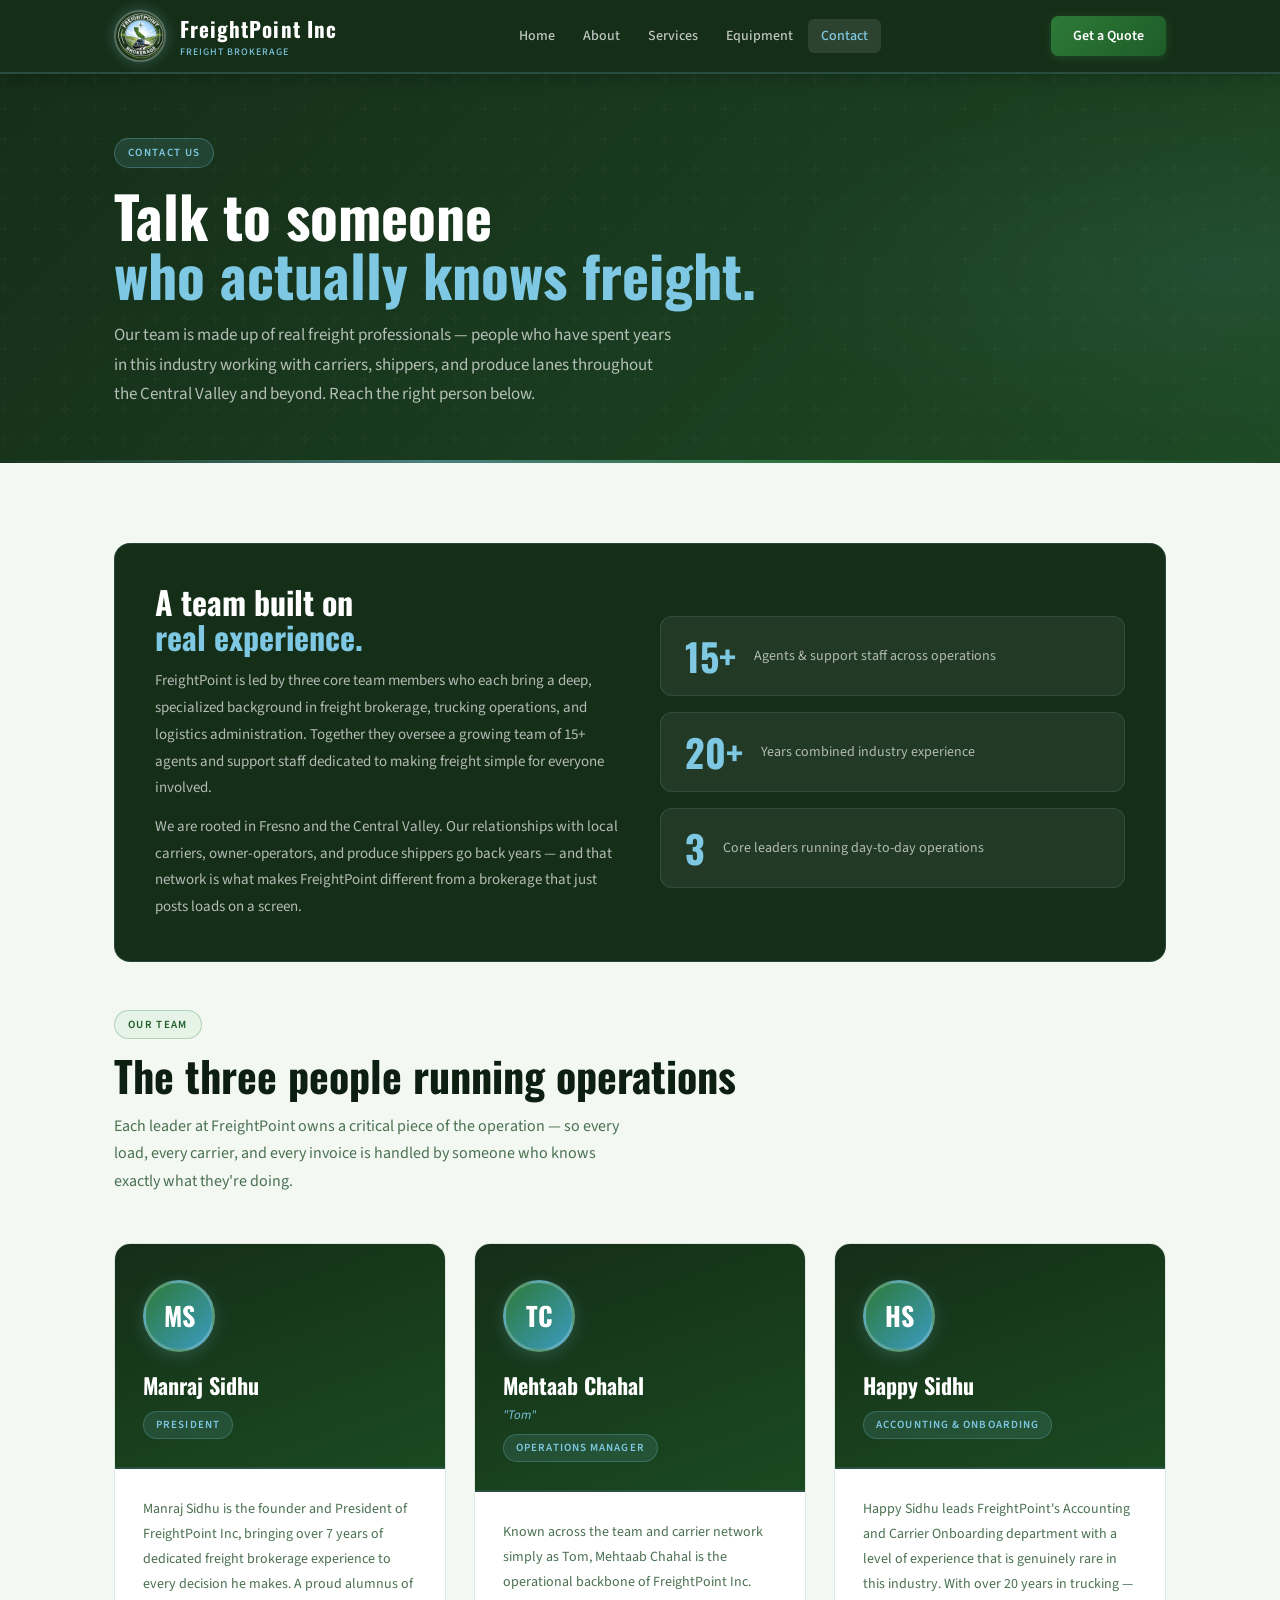
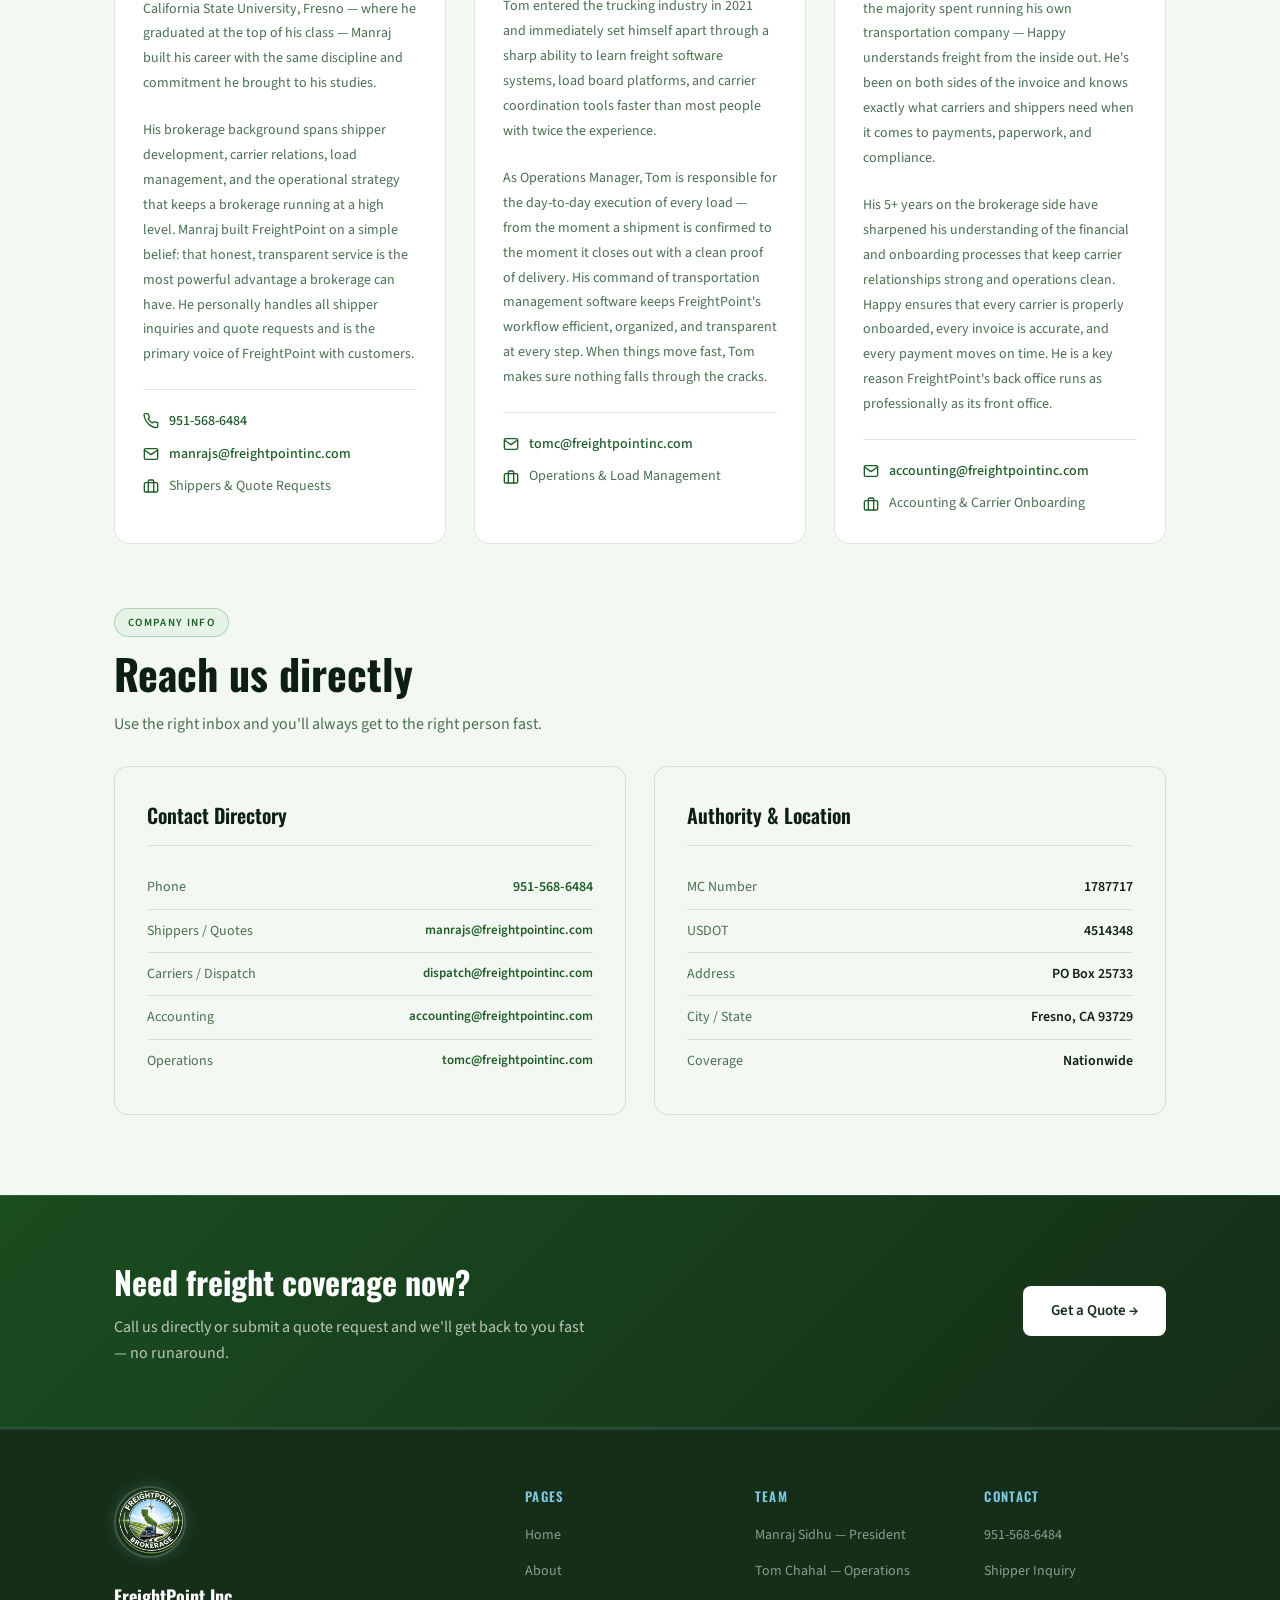
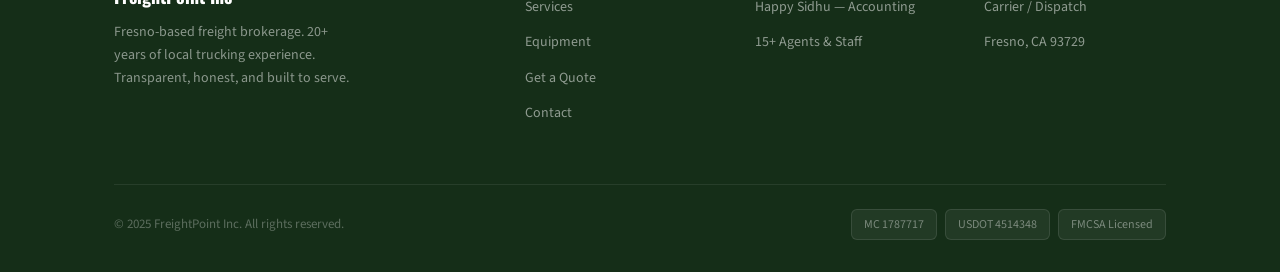
<file: contact (1).html>
<!DOCTYPE html>
<html lang="en">
<head>
<meta charset="UTF-8">
<meta name="viewport" content="width=device-width, initial-scale=1.0">
<meta name="description" content="Contact FreightPoint Inc — reach our team for freight quotes, carrier inquiries, operations, and accounting support.">
<title>Contact | FreightPoint Inc</title>
<link rel="preconnect" href="https://fonts.googleapis.com">
<link rel="preconnect" href="https://fonts.gstatic.com" crossorigin>
<link href="https://fonts.googleapis.com/css2?family=Oswald:wght@400;600;700&family=Source+Sans+3:wght@400;500;600&display=swap" rel="stylesheet">
<link rel="stylesheet" href="style.css">
<style>
  .team-intro { background: var(--green-dark); border: 1px solid rgba(126,200,227,.15); border-radius: 16px; padding: 40px; margin-bottom: 48px; display: grid; grid-template-columns: 1fr 1fr; gap: 40px; align-items: center; }
  .team-intro h2 { font-family: 'Oswald', sans-serif; font-size: 32px; font-weight: 700; color: var(--white); line-height: 1.1; margin-bottom: 14px; }
  .team-intro h2 em { font-style: normal; color: var(--sky); }
  .team-intro p { font-size: 15px; color: rgba(255,255,255,.68); line-height: 1.78; margin-bottom: 12px; }
  .team-intro p:last-child { margin-bottom: 0; }
  .team-stats { display: flex; flex-direction: column; gap: 16px; }
  .tstat { background: rgba(255,255,255,.06); border: 1px solid rgba(126,200,227,.15); border-radius: 12px; padding: 20px 24px; display: flex; align-items: center; gap: 18px; }
  .tstat-num { font-family: 'Oswald', sans-serif; font-size: 38px; font-weight: 700; color: var(--sky); line-height: 1; flex-shrink: 0; }
  .tstat-label { font-size: 14px; color: rgba(255,255,255,.65); line-height: 1.4; }

  .team-grid { display: grid; grid-template-columns: repeat(3,1fr); gap: 28px; margin-bottom: 64px; }
  .team-card { background: var(--white); border: 1px solid var(--border); border-radius: 16px; overflow: hidden; transition: all .25s; }
  .team-card:hover { transform: translateY(-4px); box-shadow: var(--shadow); }
  .team-card-top { background: linear-gradient(160deg, var(--green-dark) 0%, #1a4a20 100%); padding: 36px 28px 28px; border-bottom: 2px solid rgba(126,200,227,.2); }
  .team-initial { width: 72px; height: 72px; border-radius: 50%; background: linear-gradient(135deg, var(--green-bright), var(--sky-dark)); display: flex; align-items: center; justify-content: center; font-family: 'Oswald', sans-serif; font-size: 26px; font-weight: 700; color: var(--white); margin-bottom: 16px; border: 3px solid rgba(255,255,255,.2); box-shadow: 0 4px 16px rgba(126,200,227,.2); }
  .team-name { font-family: 'Oswald', sans-serif; font-size: 22px; font-weight: 700; color: var(--white); margin-bottom: 2px; }
  .team-nickname { font-size: 13px; color: var(--sky); margin-bottom: 8px; font-style: italic; }
  .team-role { display: inline-block; font-size: 11px; font-weight: 600; letter-spacing: .1em; text-transform: uppercase; background: rgba(126,200,227,.12); color: var(--sky); border: 1px solid rgba(126,200,227,.25); padding: 4px 12px; border-radius: 100px; }
  .team-card-body { padding: 28px; }
  .team-bio { font-size: 14px; color: var(--text-muted); line-height: 1.78; margin-bottom: 22px; }
  .team-contact-row { display: flex; flex-direction: column; gap: 10px; padding-top: 20px; border-top: 1px solid var(--border); }
  .team-contact-item { display: flex; align-items: center; gap: 10px; font-size: 14px; color: var(--text-muted); }
  .team-contact-item svg { width: 16px; height: 16px; color: var(--green-mid); flex-shrink: 0; fill: none; stroke: currentColor; stroke-width: 2; stroke-linecap: round; stroke-linejoin: round; }
  .team-contact-item a { color: var(--green-mid); text-decoration: none; font-weight: 500; }
  .team-contact-item a:hover { text-decoration: underline; }

  .info-grid { display: grid; grid-template-columns: 1fr 1fr; gap: 28px; }
  .info-card { background: var(--off-white); border: 1px solid var(--border); border-radius: 14px; padding: 32px; }
  .info-card h3 { font-family: 'Oswald', sans-serif; font-size: 20px; font-weight: 600; color: var(--text-dark); margin-bottom: 20px; padding-bottom: 14px; border-bottom: 1px solid var(--border); }
  .info-row { display: flex; justify-content: space-between; padding: 10px 0; border-bottom: 1px solid var(--border); font-size: 14px; }
  .info-row:last-child { border-bottom: none; }
  .info-label { color: var(--text-muted); }
  .info-value { font-weight: 600; color: var(--text-dark); }
  .info-value a { color: var(--green-mid); text-decoration: none; }

  @media(max-width:900px){ .team-grid{grid-template-columns:1fr 1fr} .info-grid{grid-template-columns:1fr} .team-intro{grid-template-columns:1fr} }
  @media(max-width:600px){ .team-grid{grid-template-columns:1fr} }
</style>
</head>
<body>
<nav>
  <div class="nav-inner">
    <a class="nav-logo" href="index.html"><img src="FreightPoint_Logo.png" alt="FreightPoint Inc"><div><div class="nav-logo-text">FreightPoint Inc</div><div class="nav-logo-sub">Freight Brokerage</div></div></a>
    <ul class="nav-links"><li><a href="index.html">Home</a></li><li><a href="about.html">About</a></li><li><a href="services.html">Services</a></li><li><a href="equipment.html">Equipment</a></li><li><a href="contact.html" class="active">Contact</a></li></ul>
    <a class="nav-cta" href="quote.html">Get a Quote</a>
    <button class="hamburger" id="menuBtn"><span></span><span></span><span></span></button>
  </div>
  <div class="mobile-menu" id="mobileMenu"><a href="index.html">Home</a><a href="about.html">About</a><a href="services.html">Services</a><a href="equipment.html">Equipment</a><a href="quote.html">Get a Quote</a><a href="contact.html">Contact</a></div>
</nav>

<div class="page-hero">
  <div class="page-hero-inner">
    <span class="tag">Contact Us</span>
    <h1>Talk to someone<br><em>who actually knows freight.</em></h1>
    <p>Our team is made up of real freight professionals — people who have spent years in this industry working with carriers, shippers, and produce lanes throughout the Central Valley and beyond. Reach the right person below.</p>
  </div>
</div>

<section style="background:var(--off-white)">
  <div class="container">

    <!-- TEAM INTRO BLOCK -->
    <div class="team-intro">
      <div>
        <h2>A team built on<br><em>real experience.</em></h2>
        <p>FreightPoint is led by three core team members who each bring a deep, specialized background in freight brokerage, trucking operations, and logistics administration. Together they oversee a growing team of 15+ agents and support staff dedicated to making freight simple for everyone involved.</p>
        <p>We are rooted in Fresno and the Central Valley. Our relationships with local carriers, owner-operators, and produce shippers go back years — and that network is what makes FreightPoint different from a brokerage that just posts loads on a screen.</p>
      </div>
      <div class="team-stats">
        <div class="tstat"><div class="tstat-num">15+</div><div class="tstat-label">Agents &amp; support staff across operations</div></div>
        <div class="tstat"><div class="tstat-num">20+</div><div class="tstat-label">Years combined industry experience</div></div>
        <div class="tstat"><div class="tstat-num">3</div><div class="tstat-label">Core leaders running day-to-day operations</div></div>
      </div>
    </div>

    <div class="section-head"><div class="section-label"><span class="tag">Our Team</span></div><h2 class="section-title">The three people running operations</h2><p class="section-sub">Each leader at FreightPoint owns a critical piece of the operation — so every load, every carrier, and every invoice is handled by someone who knows exactly what they're doing.</p></div>

    <div class="team-grid">

      <!-- MANRAJ SIDHU -->
      <div class="team-card">
        <div class="team-card-top">
          <div class="team-initial">MS</div>
          <div class="team-name">Manraj Sidhu</div>
          <div class="team-nickname"></div>
          <span class="team-role">President</span>
        </div>
        <div class="team-card-body">
          <p class="team-bio">Manraj Sidhu is the founder and President of FreightPoint Inc, bringing over 7 years of dedicated freight brokerage experience to every decision he makes. A proud alumnus of California State University, Fresno — where he graduated at the top of his class — Manraj built his career with the same discipline and commitment he brought to his studies.</p>
          <p class="team-bio">His brokerage background spans shipper development, carrier relations, load management, and the operational strategy that keeps a brokerage running at a high level. Manraj built FreightPoint on a simple belief: that honest, transparent service is the most powerful advantage a brokerage can have. He personally handles all shipper inquiries and quote requests and is the primary voice of FreightPoint with customers.</p>
          <div class="team-contact-row">
            <div class="team-contact-item"><svg viewBox="0 0 24 24"><path d="M22 16.92v3a2 2 0 0 1-2.18 2 19.79 19.79 0 0 1-8.63-3.07A19.5 19.5 0 0 1 4.69 12 19.79 19.79 0 0 1 1.61 3.36 2 2 0 0 1 3.58 1h3a2 2 0 0 1 2 1.72c.127.96.361 1.903.7 2.81a2 2 0 0 1-.45 2.11L7.91 8.96a16 16 0 0 0 6 6l1.27-1.27a2 2 0 0 1 2.11-.45c.907.339 1.85.573 2.81.7A2 2 0 0 1 22 16.92z"/></svg><a href="tel:9515686484">951-568-6484</a></div>
            <div class="team-contact-item"><svg viewBox="0 0 24 24"><path d="M4 4h16c1.1 0 2 .9 2 2v12c0 1.1-.9 2-2 2H4c-1.1 0-2-.9-2-2V6c0-1.1.9-2 2-2z"/><polyline points="22,6 12,13 2,6"/></svg><a href="mailto:manrajs@freightpointinc.com">manrajs&#64;freightpointinc.com</a></div>
            <div class="team-contact-item"><svg viewBox="0 0 24 24"><rect x="2" y="7" width="20" height="14" rx="2" ry="2"/><path d="M16 21V5a2 2 0 0 0-2-2h-4a2 2 0 0 0-2 2v16"/></svg><span>Shippers &amp; Quote Requests</span></div>
          </div>
        </div>
      </div>

      <!-- TOM CHAHAL -->
      <div class="team-card">
        <div class="team-card-top">
          <div class="team-initial">TC</div>
          <div class="team-name">Mehtaab Chahal</div>
          <div class="team-nickname">"Tom"</div>
          <span class="team-role">Operations Manager</span>
        </div>
        <div class="team-card-body">
          <p class="team-bio">Known across the team and carrier network simply as Tom, Mehtaab Chahal is the operational backbone of FreightPoint Inc. Tom entered the trucking industry in 2021 and immediately set himself apart through a sharp ability to learn freight software systems, load board platforms, and carrier coordination tools faster than most people with twice the experience.</p>
          <p class="team-bio">As Operations Manager, Tom is responsible for the day-to-day execution of every load — from the moment a shipment is confirmed to the moment it closes out with a clean proof of delivery. His command of transportation management software keeps FreightPoint's workflow efficient, organized, and transparent at every step. When things move fast, Tom makes sure nothing falls through the cracks.</p>
          <div class="team-contact-row">
            <div class="team-contact-item"><svg viewBox="0 0 24 24"><path d="M4 4h16c1.1 0 2 .9 2 2v12c0 1.1-.9 2-2 2H4c-1.1 0-2-.9-2-2V6c0-1.1.9-2 2-2z"/><polyline points="22,6 12,13 2,6"/></svg><a href="mailto:tomc@freightpointinc.com">tomc&#64;freightpointinc.com</a></div>
            <div class="team-contact-item"><svg viewBox="0 0 24 24"><rect x="2" y="7" width="20" height="14" rx="2" ry="2"/><path d="M16 21V5a2 2 0 0 0-2-2h-4a2 2 0 0 0-2 2v16"/></svg><span>Operations &amp; Load Management</span></div>
          </div>
        </div>
      </div>

      <!-- HAPPY SIDHU -->
      <div class="team-card">
        <div class="team-card-top">
          <div class="team-initial">HS</div>
          <div class="team-name">Happy Sidhu</div>
          <div class="team-nickname"></div>
          <span class="team-role">Accounting &amp; Onboarding</span>
        </div>
        <div class="team-card-body">
          <p class="team-bio">Happy Sidhu leads FreightPoint's Accounting and Carrier Onboarding department with a level of experience that is genuinely rare in this industry. With over 20 years in trucking — the majority spent running his own transportation company — Happy understands freight from the inside out. He's been on both sides of the invoice and knows exactly what carriers and shippers need when it comes to payments, paperwork, and compliance.</p>
          <p class="team-bio">His 5+ years on the brokerage side have sharpened his understanding of the financial and onboarding processes that keep carrier relationships strong and operations clean. Happy ensures that every carrier is properly onboarded, every invoice is accurate, and every payment moves on time. He is a key reason FreightPoint's back office runs as professionally as its front office.</p>
          <div class="team-contact-row">
            <div class="team-contact-item"><svg viewBox="0 0 24 24"><path d="M4 4h16c1.1 0 2 .9 2 2v12c0 1.1-.9 2-2 2H4c-1.1 0-2-.9-2-2V6c0-1.1.9-2 2-2z"/><polyline points="22,6 12,13 2,6"/></svg><a href="mailto:accounting@freightpointinc.com">accounting&#64;freightpointinc.com</a></div>
            <div class="team-contact-item"><svg viewBox="0 0 24 24"><rect x="2" y="7" width="20" height="14" rx="2" ry="2"/><path d="M16 21V5a2 2 0 0 0-2-2h-4a2 2 0 0 0-2 2v16"/></svg><span>Accounting &amp; Carrier Onboarding</span></div>
          </div>
        </div>
      </div>

    </div>

    <!-- COMPANY INFO -->
    <div class="section-head" style="margin-bottom:28px"><div class="section-label"><span class="tag">Company Info</span></div><h2 class="section-title">Reach us directly</h2><p class="section-sub">Use the right inbox and you'll always get to the right person fast.</p></div>
    <div class="info-grid">
      <div class="info-card">
        <h3>Contact Directory</h3>
        <div class="info-row"><span class="info-label">Phone</span><span class="info-value"><a href="tel:9515686484">951-568-6484</a></span></div>
        <div class="info-row"><span class="info-label">Shippers / Quotes</span><span class="info-value" style="font-size:13px"><a href="mailto:manrajs@freightpointinc.com">manrajs&#64;freightpointinc.com</a></span></div>
        <div class="info-row"><span class="info-label">Carriers / Dispatch</span><span class="info-value" style="font-size:13px"><a href="mailto:dispatch@freightpointinc.com">dispatch&#64;freightpointinc.com</a></span></div>
        <div class="info-row"><span class="info-label">Accounting</span><span class="info-value" style="font-size:13px"><a href="mailto:accounting@freightpointinc.com">accounting&#64;freightpointinc.com</a></span></div>
        <div class="info-row"><span class="info-label">Operations</span><span class="info-value" style="font-size:13px"><a href="mailto:tomc@freightpointinc.com">tomc&#64;freightpointinc.com</a></span></div>
      </div>
      <div class="info-card">
        <h3>Authority &amp; Location</h3>
        <div class="info-row"><span class="info-label">MC Number</span><span class="info-value">1787717</span></div>
        <div class="info-row"><span class="info-label">USDOT</span><span class="info-value">4514348</span></div>
        <div class="info-row"><span class="info-label">Address</span><span class="info-value">PO Box 25733</span></div>
        <div class="info-row"><span class="info-label">City / State</span><span class="info-value">Fresno, CA 93729</span></div>
        <div class="info-row"><span class="info-label">Coverage</span><span class="info-value">Nationwide</span></div>
      </div>
    </div>
  </div>
</section>

<div class="carrier-banner">
  <div class="carrier-inner"><div><h2>Need freight coverage now?</h2><p>Call us directly or submit a quote request and we'll get back to you fast — no runaround.</p></div><a class="btn btn-white" href="quote.html">Get a Quote →</a></div>
</div>

<footer>
  <div class="container">
    <div class="footer-grid">
      <div class="footer-brand"><img src="FreightPoint_Logo.png" alt="FreightPoint Inc"><div style="font-family:'Oswald',sans-serif;font-size:18px;font-weight:700;color:var(--white);">FreightPoint Inc</div><p>Fresno-based freight brokerage. 20+ years of local trucking experience. Transparent, honest, and built to serve.</p></div>
      <div class="footer-col"><h4>Pages</h4><ul><li><a href="index.html">Home</a></li><li><a href="about.html">About</a></li><li><a href="services.html">Services</a></li><li><a href="equipment.html">Equipment</a></li><li><a href="quote.html">Get a Quote</a></li><li><a href="contact.html">Contact</a></li></ul></div>
      <div class="footer-col"><h4>Team</h4><ul><li><span style="color:rgba(255,255,255,.52);font-size:14px">Manraj Sidhu — President</span></li><li><span style="color:rgba(255,255,255,.52);font-size:14px">Tom Chahal — Operations</span></li><li><span style="color:rgba(255,255,255,.52);font-size:14px">Happy Sidhu — Accounting</span></li><li><span style="color:rgba(255,255,255,.52);font-size:14px">15+ Agents &amp; Staff</span></li></ul></div>
      <div class="footer-col"><h4>Contact</h4><ul><li><a href="tel:9515686484">951-568-6484</a></li><li><a href="contact.html">Shipper Inquiry</a></li><li><a href="contact.html">Carrier / Dispatch</a></li><li><span>Fresno, CA 93729</span></li></ul></div>
    </div>
    <div class="footer-bottom"><p>© 2025 FreightPoint Inc. All rights reserved.</p><div class="mc-chips"><span class="mc-chip">MC 1787717</span><span class="mc-chip">USDOT 4514348</span><span class="mc-chip">FMCSA Licensed</span></div></div>
  </div>
</footer>
<script>document.getElementById('menuBtn').addEventListener('click',()=>document.getElementById('mobileMenu').classList.toggle('open'));</script>
</body>
</html>
</file>
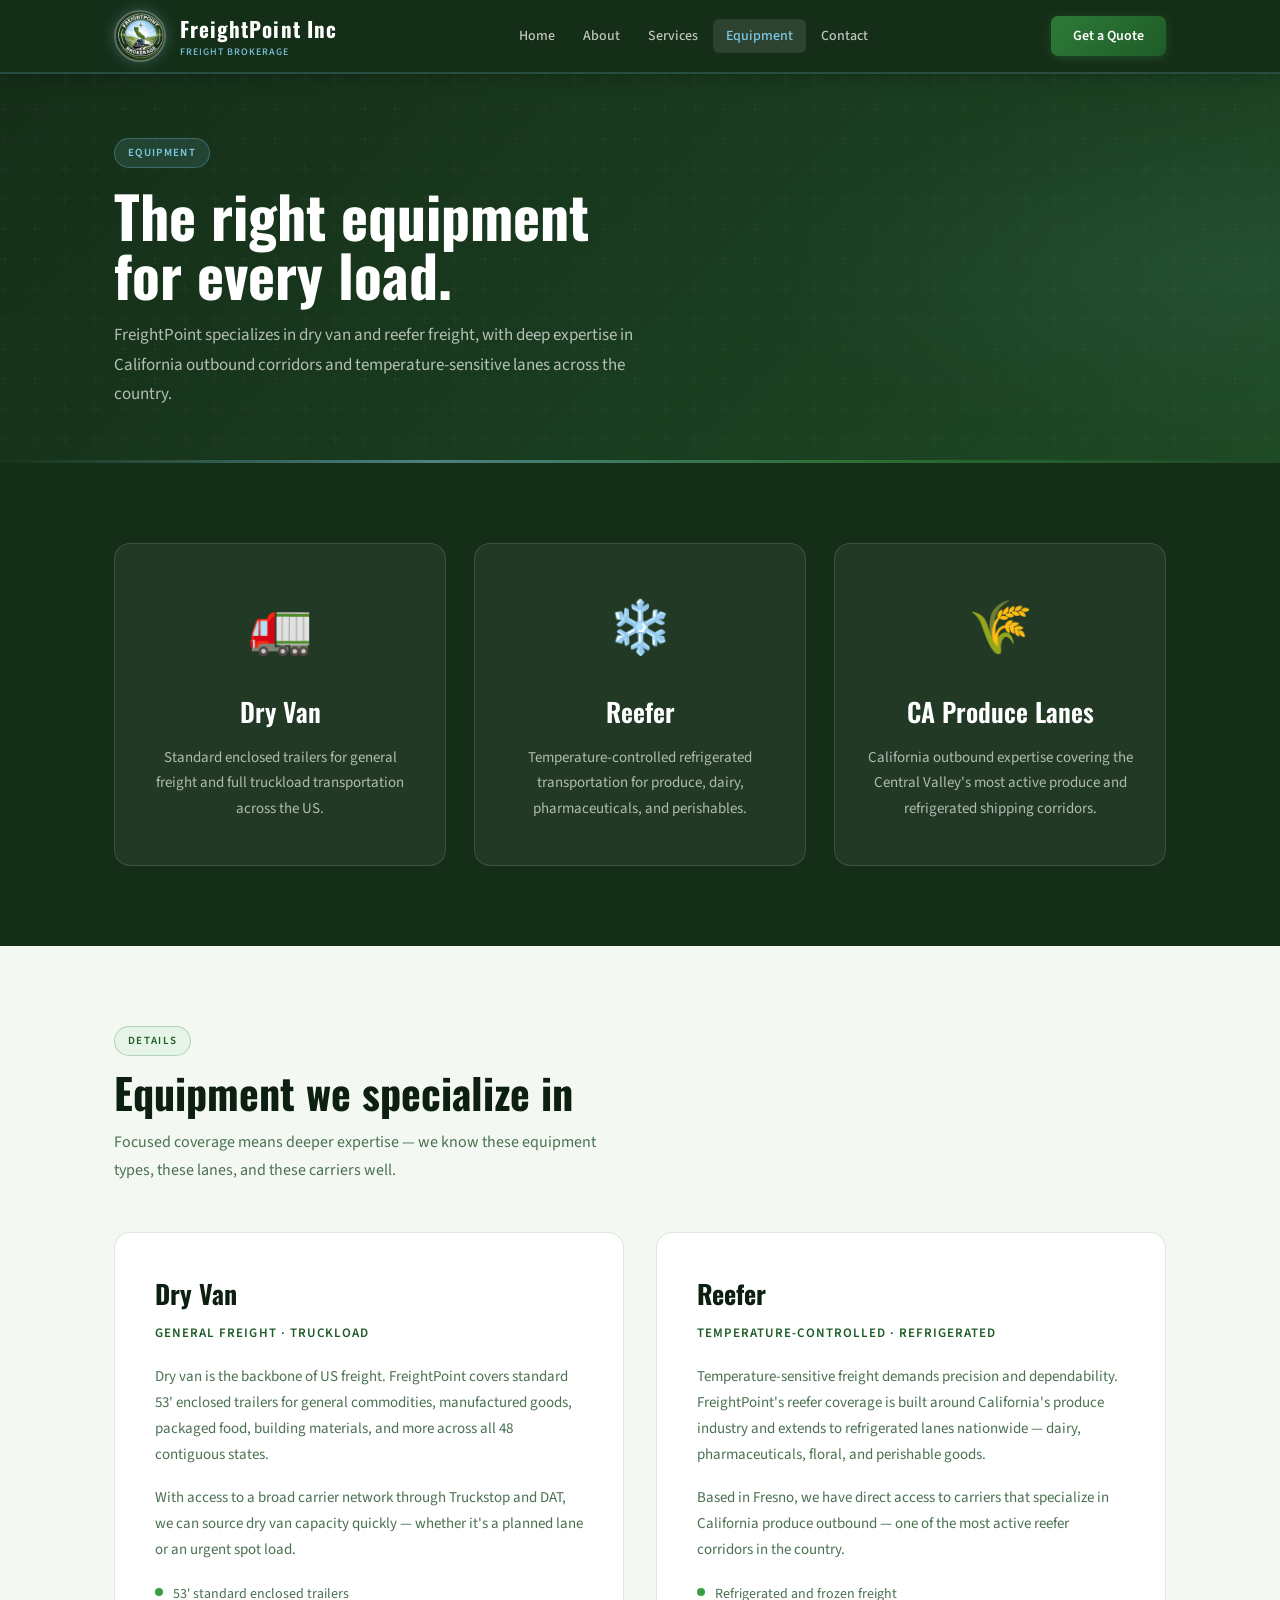
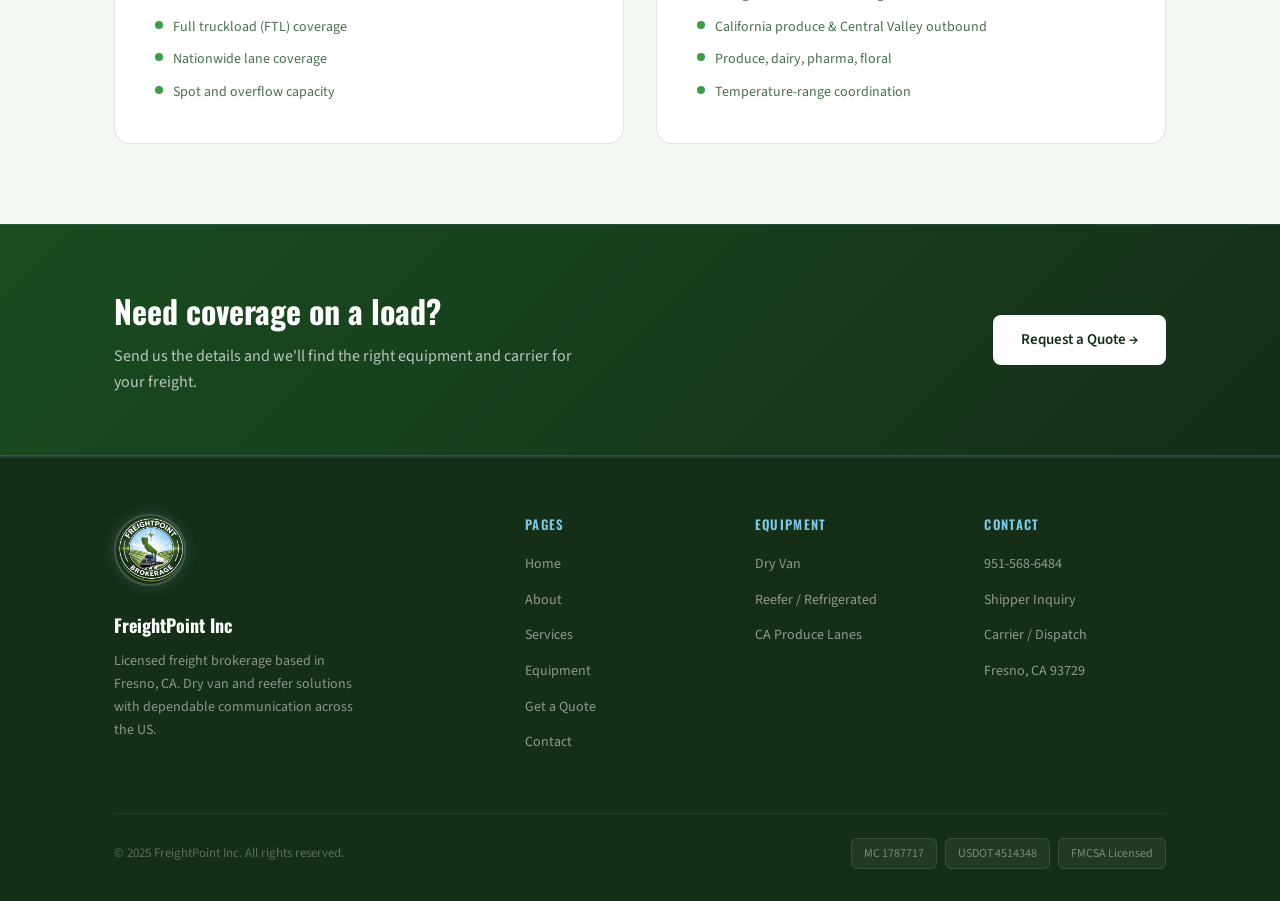
<file: equipment.html>
<!DOCTYPE html>
<html lang="en">
<head>
<meta charset="UTF-8">
<meta name="viewport" content="width=device-width, initial-scale=1.0">
<meta name="description" content="FreightPoint Inc covers dry van and reefer freight across the US, with specialization in California outbound produce and temperature-sensitive lanes.">
<title>Equipment | FreightPoint Inc</title>
<link rel="preconnect" href="https://fonts.googleapis.com">
<link rel="preconnect" href="https://fonts.gstatic.com" crossorigin>
<link href="https://fonts.googleapis.com/css2?family=Oswald:wght@400;600;700&family=Source+Sans+3:wght@400;500;600&display=swap" rel="stylesheet">
<link rel="stylesheet" href="style.css">
<style>
  .equip-grid { display: grid; grid-template-columns: repeat(3,1fr); gap: 28px; }
  .equip-card { background: rgba(255,255,255,.06); border: 1px solid rgba(255,255,255,.12); border-radius: 16px; padding: 44px 32px; text-align: center; transition: all .25s; }
  .equip-card:hover { background: rgba(255,255,255,.1); border-color: var(--sky); transform: translateY(-4px); }
  .equip-icon { font-size: 52px; margin-bottom: 20px; display: block; }
  .equip-card h3 { font-family: 'Oswald', sans-serif; font-size: 26px; font-weight: 600; color: var(--white); margin-bottom: 12px; }
  .equip-card p { font-size: 15px; color: rgba(255,255,255,.65); line-height: 1.7; }

  .detail-grid { display: grid; grid-template-columns: 1fr 1fr; gap: 32px; }
  .detail-card { background: var(--white); border: 1px solid var(--border); border-radius: 16px; padding: 40px; }
  .detail-card h3 { font-family: 'Oswald', sans-serif; font-size: 26px; font-weight: 700; color: var(--text-dark); margin-bottom: 8px; }
  .detail-card .sub { font-size: 13px; font-weight: 600; letter-spacing: .08em; text-transform: uppercase; color: var(--green-mid); margin-bottom: 20px; }
  .detail-card p { font-size: 15px; color: var(--text-muted); line-height: 1.75; margin-bottom: 16px; }
  .detail-card p:last-of-type { margin-bottom: 0; }
  .detail-bullets { margin-top: 20px; display: flex; flex-direction: column; gap: 10px; }
  .detail-bullet { display: flex; align-items: flex-start; gap: 10px; font-size: 14px; color: var(--text-muted); }
  .detail-dot { width: 8px; height: 8px; border-radius: 50%; background: var(--green-accent); flex-shrink: 0; margin-top: 5px; }

  @media(max-width:900px){ .equip-grid{grid-template-columns:1fr 1fr} .detail-grid{grid-template-columns:1fr} }
  @media(max-width:600px){ .equip-grid{grid-template-columns:1fr} }
</style>
</head>
<body>
<nav>
  <div class="nav-inner">
    <a class="nav-logo" href="index.html"><img src="FreightPoint_Logo.png" alt="FreightPoint Inc"><div><div class="nav-logo-text">FreightPoint Inc</div><div class="nav-logo-sub">Freight Brokerage</div></div></a>
    <ul class="nav-links"><li><a href="index.html">Home</a></li><li><a href="about.html">About</a></li><li><a href="services.html">Services</a></li><li><a href="equipment.html" class="active">Equipment</a></li><li><a href="contact.html">Contact</a></li></ul>
    <a class="nav-cta" href="quote.html">Get a Quote</a>
    <button class="hamburger" id="menuBtn"><span></span><span></span><span></span></button>
  </div>
  <div class="mobile-menu" id="mobileMenu"><a href="index.html">Home</a><a href="about.html">About</a><a href="services.html">Services</a><a href="equipment.html">Equipment</a><a href="quote.html">Get a Quote</a><a href="contact.html">Contact</a></div>
</nav>

<div class="page-hero">
  <div class="page-hero-inner">
    <span class="tag">Equipment</span>
    <h1>The right equipment<br>for every load.</h1>
    <p>FreightPoint specializes in dry van and reefer freight, with deep expertise in California outbound corridors and temperature-sensitive lanes across the country.</p>
  </div>
</div>

<section style="background:var(--green-dark)">
  <div class="container">
    <div class="equip-grid">
      <div class="equip-card"><span class="equip-icon">🚛</span><h3>Dry Van</h3><p>Standard enclosed trailers for general freight and full truckload transportation across the US.</p></div>
      <div class="equip-card"><span class="equip-icon">❄️</span><h3>Reefer</h3><p>Temperature-controlled refrigerated transportation for produce, dairy, pharmaceuticals, and perishables.</p></div>
      <div class="equip-card"><span class="equip-icon">🌾</span><h3>CA Produce Lanes</h3><p>California outbound expertise covering the Central Valley's most active produce and refrigerated shipping corridors.</p></div>
    </div>
  </div>
</section>

<section style="background:var(--off-white)">
  <div class="container">
    <div class="section-head"><div class="section-label"><span class="tag">Details</span></div><h2 class="section-title">Equipment we specialize in</h2><p class="section-sub">Focused coverage means deeper expertise — we know these equipment types, these lanes, and these carriers well.</p></div>
    <div class="detail-grid">
      <div class="detail-card">
        <h3>Dry Van</h3>
        <div class="sub">General Freight · Truckload</div>
        <p>Dry van is the backbone of US freight. FreightPoint covers standard 53' enclosed trailers for general commodities, manufactured goods, packaged food, building materials, and more across all 48 contiguous states.</p>
        <p>With access to a broad carrier network through Truckstop and DAT, we can source dry van capacity quickly — whether it's a planned lane or an urgent spot load.</p>
        <div class="detail-bullets">
          <div class="detail-bullet"><div class="detail-dot"></div><span>53' standard enclosed trailers</span></div>
          <div class="detail-bullet"><div class="detail-dot"></div><span>Full truckload (FTL) coverage</span></div>
          <div class="detail-bullet"><div class="detail-dot"></div><span>Nationwide lane coverage</span></div>
          <div class="detail-bullet"><div class="detail-dot"></div><span>Spot and overflow capacity</span></div>
        </div>
      </div>
      <div class="detail-card">
        <h3>Reefer</h3>
        <div class="sub">Temperature-Controlled · Refrigerated</div>
        <p>Temperature-sensitive freight demands precision and dependability. FreightPoint's reefer coverage is built around California's produce industry and extends to refrigerated lanes nationwide — dairy, pharmaceuticals, floral, and perishable goods.</p>
        <p>Based in Fresno, we have direct access to carriers that specialize in California produce outbound — one of the most active reefer corridors in the country.</p>
        <div class="detail-bullets">
          <div class="detail-bullet"><div class="detail-dot"></div><span>Refrigerated and frozen freight</span></div>
          <div class="detail-bullet"><div class="detail-dot"></div><span>California produce &amp; Central Valley outbound</span></div>
          <div class="detail-bullet"><div class="detail-dot"></div><span>Produce, dairy, pharma, floral</span></div>
          <div class="detail-bullet"><div class="detail-dot"></div><span>Temperature-range coordination</span></div>
        </div>
      </div>
    </div>
  </div>
</section>

<div class="carrier-banner">
  <div class="carrier-inner"><div><h2>Need coverage on a load?</h2><p>Send us the details and we'll find the right equipment and carrier for your freight.</p></div><a class="btn btn-white" href="quote.html">Request a Quote →</a></div>
</div>

<footer>
  <div class="container">
    <div class="footer-grid">
      <div class="footer-brand"><img src="FreightPoint_Logo.png" alt="FreightPoint Inc"><div style="font-family:'Oswald',sans-serif;font-size:18px;font-weight:700;color:var(--white);">FreightPoint Inc</div><p>Licensed freight brokerage based in Fresno, CA. Dry van and reefer solutions with dependable communication across the US.</p></div>
      <div class="footer-col"><h4>Pages</h4><ul><li><a href="index.html">Home</a></li><li><a href="about.html">About</a></li><li><a href="services.html">Services</a></li><li><a href="equipment.html">Equipment</a></li><li><a href="quote.html">Get a Quote</a></li><li><a href="contact.html">Contact</a></li></ul></div>
      <div class="footer-col"><h4>Equipment</h4><ul><li><a href="equipment.html">Dry Van</a></li><li><a href="equipment.html">Reefer / Refrigerated</a></li><li><a href="equipment.html">CA Produce Lanes</a></li></ul></div>
      <div class="footer-col"><h4>Contact</h4><ul><li><a href="tel:9515686484">951-568-6484</a></li><li><a href="contact.html">Shipper Inquiry</a></li><li><a href="contact.html">Carrier / Dispatch</a></li><li><span>Fresno, CA 93729</span></li></ul></div>
    </div>
    <div class="footer-bottom"><p>© 2025 FreightPoint Inc. All rights reserved.</p><div class="mc-chips"><span class="mc-chip">MC 1787717</span><span class="mc-chip">USDOT 4514348</span><span class="mc-chip">FMCSA Licensed</span></div></div>
  </div>
</footer>
<script>document.getElementById('menuBtn').addEventListener('click',()=>document.getElementById('mobileMenu').classList.toggle('open'));</script>
</body>
</html>
</file>
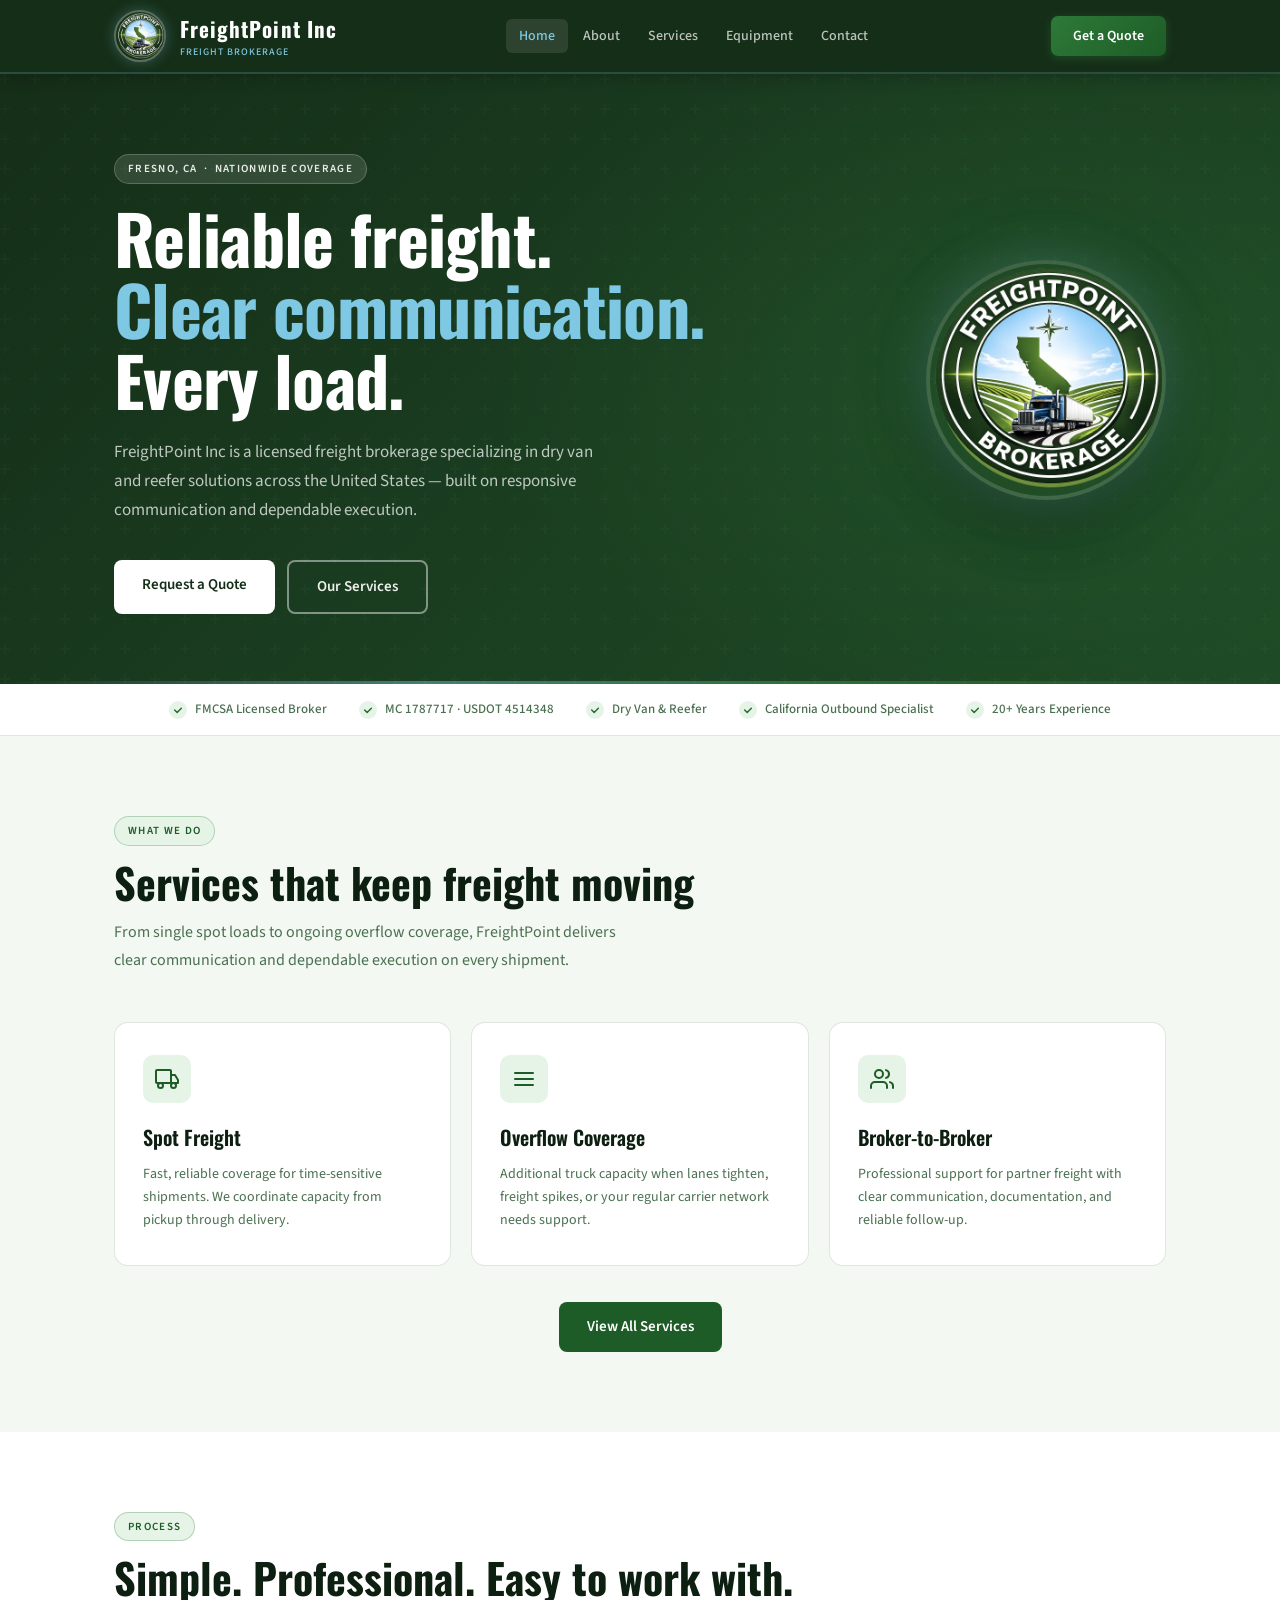
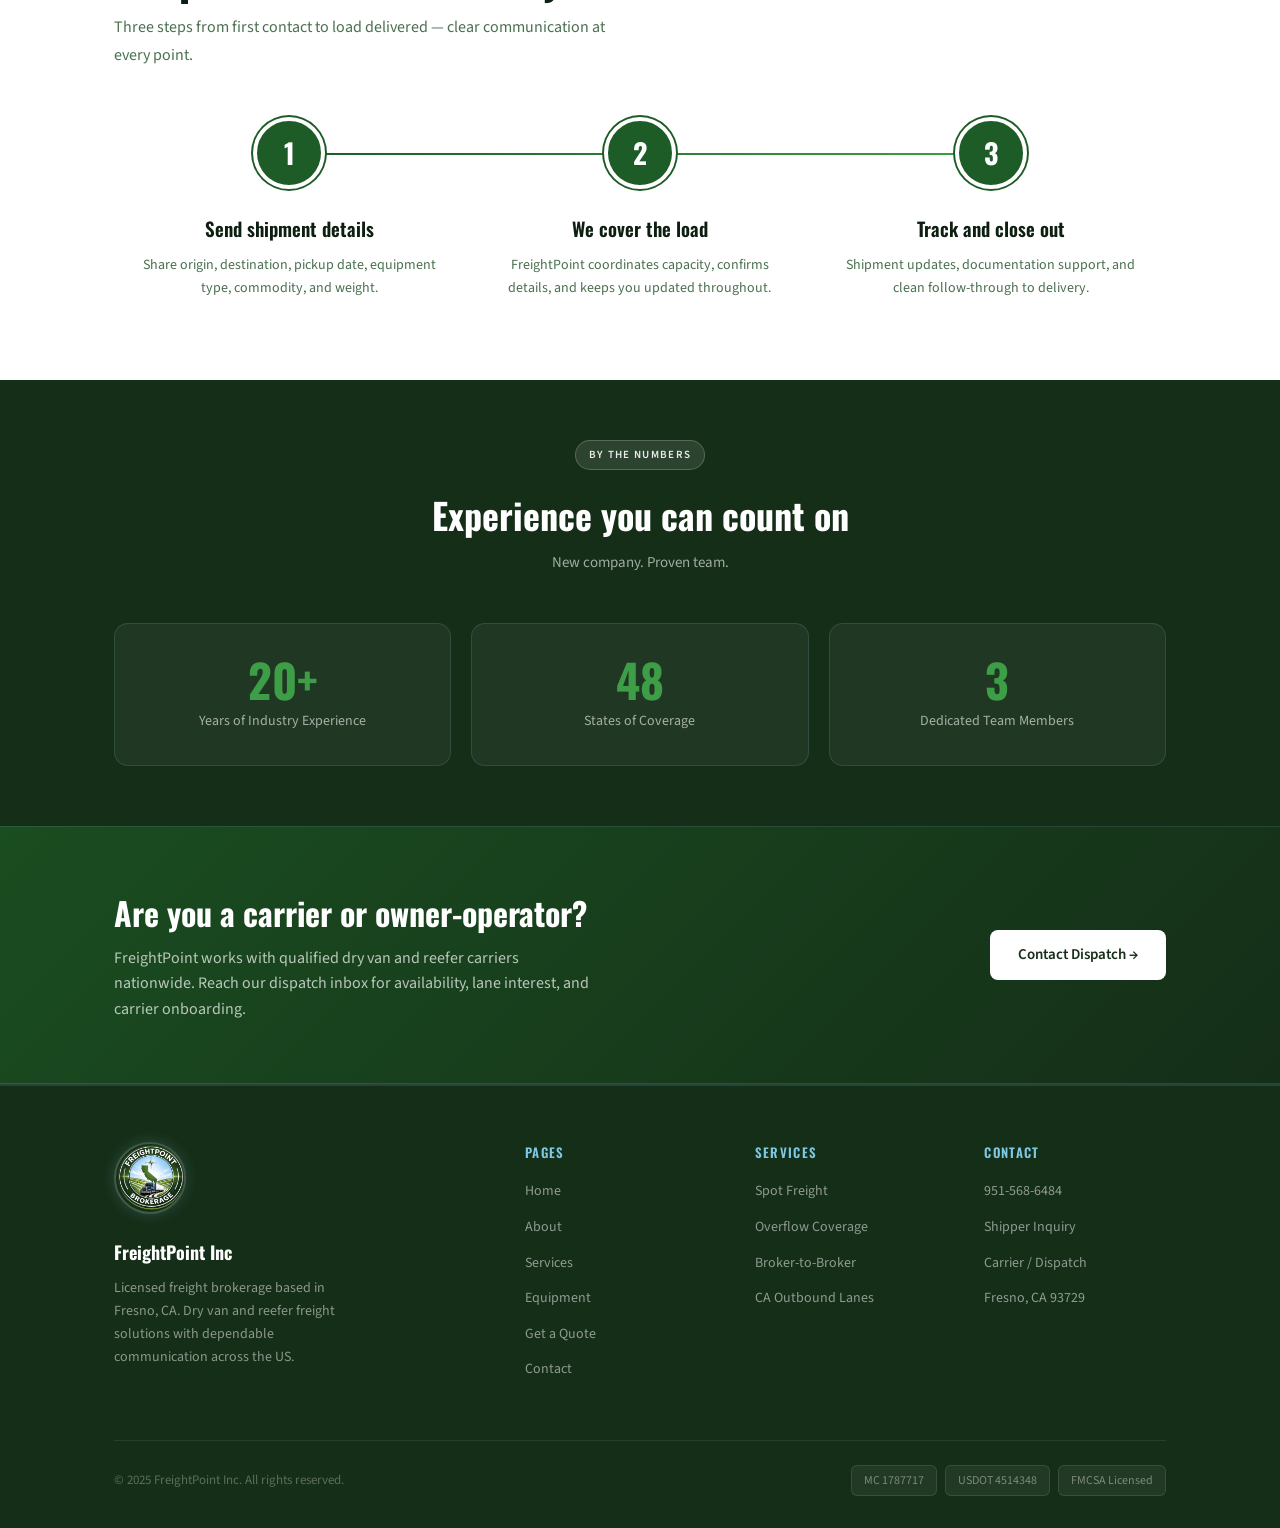
<file: index (3).html>
<!DOCTYPE html>
<html lang="en">
<head>
<meta charset="UTF-8">
<meta name="viewport" content="width=device-width, initial-scale=1.0">
<meta name="description" content="FreightPoint Inc — Licensed freight brokerage based in Fresno, CA. Dry van and reefer freight solutions nationwide. MC 1787717.">
<title>FreightPoint Inc | Home</title>
<link rel="preconnect" href="https://fonts.googleapis.com">
<link rel="preconnect" href="https://fonts.gstatic.com" crossorigin>
<link href="https://fonts.googleapis.com/css2?family=Oswald:wght@400;600;700&family=Source+Sans+3:wght@400;500;600&display=swap" rel="stylesheet">
<link rel="stylesheet" href="style.css">
<style>
  .hero { background: linear-gradient(135deg, var(--green-dark) 0%, #1a3d20 50%, #1e4a25 100%); position: relative; overflow: hidden; padding: 80px 0 70px; }
  .hero::after { content: ''; position: absolute; bottom: 0; left: 0; right: 0; height: 3px; background: linear-gradient(90deg, transparent, var(--sky), var(--green-accent), transparent); opacity: .45; }
  .hero::before { content: ''; position: absolute; inset: 0; background: radial-gradient(ellipse 60% 80% at 80% 50%, rgba(74,175,80,.12) 0%, transparent 70%), url("data:image/svg+xml,%3Csvg width='60' height='60' viewBox='0 0 60 60' xmlns='http://www.w3.org/2000/svg'%3E%3Cg fill='%23ffffff' fill-opacity='0.02'%3E%3Cpath d='M36 34v-4h-2v4h-4v2h4v4h2v-4h4v-2h-4zm0-30V0h-2v4h-4v2h4v4h2V6h4V4h-4zM6 34v-4H4v4H0v2h4v4h2v-4h4v-2H6zM6 4V0H4v4H0v2h4v4h2V6h4V4H6z'/%3E%3C/g%3E%3C/svg%3E"); pointer-events: none; }
  .hero-inner { position: relative; display: grid; grid-template-columns: 1fr auto; gap: 60px; align-items: center; max-width: 1100px; margin: 0 auto; padding: 0 24px; }
  .hero-badge { margin-bottom: 18px; }
  .hero-badge .tag { background: rgba(255,255,255,.12); color: rgba(255,255,255,.9); border-color: rgba(255,255,255,.2); }
  .hero h1 { font-family: 'Oswald', sans-serif; font-size: clamp(42px, 5.5vw, 68px); font-weight: 700; color: var(--white); line-height: 1.05; letter-spacing: -.01em; margin-bottom: 22px; }
  .hero h1 em { font-style: normal; color: var(--sky); }
  .hero-sub { font-size: 17px; color: rgba(255,255,255,.72); max-width: 480px; margin-bottom: 36px; line-height: 1.7; }
  .hero-btns { display: flex; gap: 12px; flex-wrap: wrap; }
  .hero-logo-wrap img { width: 240px; height: 240px; border-radius: 50%; object-fit: cover; box-shadow: 0 0 50px rgba(126,200,227,.25), 0 0 80px rgba(45,122,56,.2), 0 20px 60px rgba(0,0,0,.45); border: 4px solid rgba(255,255,255,.15); animation: float 6s ease-in-out infinite; }
  @keyframes float { 0%,100%{transform:translateY(0)} 50%{transform:translateY(-10px)} }

  .services-grid { display: grid; grid-template-columns: repeat(3,1fr); gap: 20px; }
  .service-card { background: var(--white); border: 1px solid var(--border); border-radius: 14px; padding: 32px 28px; transition: all .25s ease; position: relative; overflow: hidden; }
  .service-card::before { content: ''; position: absolute; top: 0; left: 0; right: 0; height: 3px; background: var(--green-mid); transform: scaleX(0); transform-origin: left; transition: transform .3s ease; }
  .service-card:hover { transform: translateY(-4px); box-shadow: var(--shadow); }
  .service-card:hover::before { transform: scaleX(1); }
  .svc-icon { width: 48px; height: 48px; border-radius: 10px; background: var(--green-light); display: flex; align-items: center; justify-content: center; margin-bottom: 18px; }
  .svc-icon svg { width: 24px; height: 24px; color: var(--green-mid); fill: none; stroke: currentColor; stroke-width: 2; stroke-linecap: round; stroke-linejoin: round; }
  .service-card h3 { font-family: 'Oswald', sans-serif; font-size: 20px; font-weight: 600; color: var(--text-dark); margin-bottom: 10px; }
  .service-card p { font-size: 14px; color: var(--text-muted); line-height: 1.65; }

  .steps-row { display: grid; grid-template-columns: repeat(3,1fr); gap: 0; position: relative; }
  .steps-row::before { content: ''; position: absolute; top: 36px; left: calc(16.66% + 20px); right: calc(16.66% + 20px); height: 2px; background: linear-gradient(90deg, var(--green-mid), var(--green-accent)); z-index: 0; }
  .step { display: flex; flex-direction: column; align-items: center; text-align: center; padding: 0 24px; position: relative; z-index: 1; }
  .step-circle { width: 72px; height: 72px; border-radius: 50%; background: var(--green-mid); color: var(--white); font-family: 'Oswald', sans-serif; font-size: 28px; font-weight: 700; display: flex; align-items: center; justify-content: center; margin-bottom: 24px; border: 4px solid var(--white); box-shadow: 0 0 0 2px var(--green-mid); }
  .step h3 { font-family: 'Oswald', sans-serif; font-size: 19px; font-weight: 600; color: var(--text-dark); margin-bottom: 10px; }
  .step p { font-size: 14px; color: var(--text-muted); line-height: 1.65; }

  .stat-cards { display: grid; grid-template-columns: repeat(3,1fr); gap: 20px; margin-top: 48px; }
  .stat-card { background: rgba(255,255,255,.05); border: 1px solid rgba(126,200,227,.15); border-radius: 14px; padding: 32px 24px; text-align: center; }
  .stat-num { font-family: 'Oswald', sans-serif; font-size: 46px; font-weight: 700; color: var(--green-accent); line-height: 1; }
  .stat-label { font-size: 14px; color: rgba(255,255,255,.6); margin-top: 8px; }

  @media(max-width:900px){
    .hero-inner{grid-template-columns:1fr;gap:40px}
    .hero-logo-wrap{display:flex;justify-content:center;order:-1}
    .hero-logo-wrap img{width:180px;height:180px}
    .hero h1,.hero-sub,.hero-badge{text-align:center}
    .hero-sub{margin:0 auto 32px}
    .hero-btns{justify-content:center}
    .services-grid{grid-template-columns:1fr 1fr}
    .steps-row{grid-template-columns:1fr}
    .steps-row::before{display:none}
    .step{padding:0 0 32px;align-items:flex-start;text-align:left;flex-direction:row;gap:20px}
    .step-circle{flex-shrink:0}
    .stat-cards{grid-template-columns:1fr 1fr}
  }
  @media(max-width:600px){
    .services-grid{grid-template-columns:1fr}
    .stat-cards{grid-template-columns:1fr}
  }
</style>
</head>
<body>

<nav>
  <div class="nav-inner">
    <a class="nav-logo" href="index.html">
      <img src="FreightPoint_Logo.png" alt="FreightPoint Inc">
      <div><div class="nav-logo-text">FreightPoint Inc</div><div class="nav-logo-sub">Freight Brokerage</div></div>
    </a>
    <ul class="nav-links">
      <li><a href="index.html" class="active">Home</a></li>
      <li><a href="about.html">About</a></li>
      <li><a href="services.html">Services</a></li>
      <li><a href="equipment.html">Equipment</a></li>
      <li><a href="contact.html">Contact</a></li>
    </ul>
    <a class="nav-cta" href="quote.html">Get a Quote</a>
    <button class="hamburger" id="menuBtn"><span></span><span></span><span></span></button>
  </div>
  <div class="mobile-menu" id="mobileMenu">
    <a href="index.html" onclick="closeMenu()">Home</a>
    <a href="about.html" onclick="closeMenu()">About</a>
    <a href="services.html" onclick="closeMenu()">Services</a>
    <a href="equipment.html" onclick="closeMenu()">Equipment</a>
    <a href="quote.html" onclick="closeMenu()">Get a Quote</a>
    <a href="contact.html" onclick="closeMenu()">Contact</a>
  </div>
</nav>

<!-- HERO -->
<section class="hero">
  <div class="hero-inner">
    <div>
      <div class="hero-badge"><span class="tag">Fresno, CA &nbsp;·&nbsp; Nationwide Coverage</span></div>
      <h1>Reliable freight.<br><em>Clear communication.</em><br>Every load.</h1>
      <p class="hero-sub">FreightPoint Inc is a licensed freight brokerage specializing in dry van and reefer solutions across the United States — built on responsive communication and dependable execution.</p>
      <div class="hero-btns">
        <a class="btn btn-white" href="quote.html">Request a Quote</a>
        <a class="btn btn-outline-white" href="services.html">Our Services</a>
      </div>
    </div>
    <div class="hero-logo-wrap">
      <img src="FreightPoint_Logo.png" alt="FreightPoint Inc">
    </div>
  </div>
</section>

<!-- TRUST BAR -->
<div class="trust-bar">
  <div class="trust-bar-inner">
    <div class="trust-item"><div class="trust-check"><svg viewBox="0 0 12 12" fill="none"><path d="M2 6l3 3 5-5" stroke="#2d6a34" stroke-width="1.8" stroke-linecap="round" stroke-linejoin="round"/></svg></div>FMCSA Licensed Broker</div>
    <div class="trust-item"><div class="trust-check"><svg viewBox="0 0 12 12" fill="none"><path d="M2 6l3 3 5-5" stroke="#2d6a34" stroke-width="1.8" stroke-linecap="round" stroke-linejoin="round"/></svg></div>MC 1787717 · USDOT 4514348</div>
    <div class="trust-item"><div class="trust-check"><svg viewBox="0 0 12 12" fill="none"><path d="M2 6l3 3 5-5" stroke="#2d6a34" stroke-width="1.8" stroke-linecap="round" stroke-linejoin="round"/></svg></div>Dry Van &amp; Reefer</div>
    <div class="trust-item"><div class="trust-check"><svg viewBox="0 0 12 12" fill="none"><path d="M2 6l3 3 5-5" stroke="#2d6a34" stroke-width="1.8" stroke-linecap="round" stroke-linejoin="round"/></svg></div>California Outbound Specialist</div>
    <div class="trust-item"><div class="trust-check"><svg viewBox="0 0 12 12" fill="none"><path d="M2 6l3 3 5-5" stroke="#2d6a34" stroke-width="1.8" stroke-linecap="round" stroke-linejoin="round"/></svg></div>20+ Years Experience</div>
  </div>
</div>

<!-- SERVICES PREVIEW -->
<section style="background:var(--off-white)">
  <div class="container">
    <div class="section-head">
      <div class="section-label"><span class="tag">What We Do</span></div>
      <h2 class="section-title">Services that keep freight moving</h2>
      <p class="section-sub">From single spot loads to ongoing overflow coverage, FreightPoint delivers clear communication and dependable execution on every shipment.</p>
    </div>
    <div class="services-grid">
      <div class="service-card">
        <div class="svc-icon"><svg viewBox="0 0 24 24"><rect x="1" y="3" width="15" height="13" rx="1"/><path d="M16 8h4l3 5v3h-7V8z"/><circle cx="5.5" cy="18.5" r="2.5"/><circle cx="18.5" cy="18.5" r="2.5"/></svg></div>
        <h3>Spot Freight</h3>
        <p>Fast, reliable coverage for time-sensitive shipments. We coordinate capacity from pickup through delivery.</p>
      </div>
      <div class="service-card">
        <div class="svc-icon"><svg viewBox="0 0 24 24"><path d="M3 12h18M3 6h18M3 18h18"/></svg></div>
        <h3>Overflow Coverage</h3>
        <p>Additional truck capacity when lanes tighten, freight spikes, or your regular carrier network needs support.</p>
      </div>
      <div class="service-card">
        <div class="svc-icon"><svg viewBox="0 0 24 24"><path d="M17 21v-2a4 4 0 0 0-4-4H5a4 4 0 0 0-4 4v2"/><circle cx="9" cy="7" r="4"/><path d="M23 21v-2a4 4 0 0 0-3-3.87"/><path d="M16 3.13a4 4 0 0 1 0 7.75"/></svg></div>
        <h3>Broker-to-Broker</h3>
        <p>Professional support for partner freight with clear communication, documentation, and reliable follow-up.</p>
      </div>
    </div>
    <div style="text-align:center;margin-top:36px"><a class="btn btn-primary" href="services.html">View All Services</a></div>
  </div>
</section>

<!-- HOW IT WORKS -->
<section style="background:var(--white)">
  <div class="container">
    <div class="section-head">
      <div class="section-label"><span class="tag">Process</span></div>
      <h2 class="section-title">Simple. Professional. Easy to work with.</h2>
      <p class="section-sub">Three steps from first contact to load delivered — clear communication at every point.</p>
    </div>
    <div class="steps-row">
      <div class="step"><div class="step-circle">1</div><div><h3>Send shipment details</h3><p>Share origin, destination, pickup date, equipment type, commodity, and weight.</p></div></div>
      <div class="step"><div class="step-circle">2</div><div><h3>We cover the load</h3><p>FreightPoint coordinates capacity, confirms details, and keeps you updated throughout.</p></div></div>
      <div class="step"><div class="step-circle">3</div><div><h3>Track and close out</h3><p>Shipment updates, documentation support, and clean follow-through to delivery.</p></div></div>
    </div>
  </div>
</section>

<!-- STATS BANNER -->
<section style="background:var(--green-dark);padding:60px 0">
  <div class="container">
    <div style="text-align:center;margin-bottom:16px"><span class="tag" style="background:rgba(255,255,255,.1);color:rgba(255,255,255,.9);border-color:rgba(255,255,255,.2);">By The Numbers</span></div>
    <h2 style="font-family:'Oswald',sans-serif;font-size:36px;font-weight:700;color:var(--white);text-align:center;margin-bottom:8px;">Experience you can count on</h2>
    <p style="text-align:center;color:rgba(255,255,255,.6);font-size:15px;margin-bottom:0">New company. Proven team.</p>
    <div class="stat-cards">
      <div class="stat-card"><div class="stat-num">20+</div><div class="stat-label">Years of Industry Experience</div></div>
      <div class="stat-card"><div class="stat-num">48</div><div class="stat-label">States of Coverage</div></div>
      <div class="stat-card"><div class="stat-num">3</div><div class="stat-label">Dedicated Team Members</div></div>
    </div>
  </div>
</section>

<!-- CARRIER BANNER -->
<div class="carrier-banner">
  <div class="carrier-inner">
    <div>
      <h2>Are you a carrier or owner-operator?</h2>
      <p>FreightPoint works with qualified dry van and reefer carriers nationwide. Reach our dispatch inbox for availability, lane interest, and carrier onboarding.</p>
    </div>
    <a class="btn btn-white" href="contact.html">Contact Dispatch →</a>
  </div>
</div>

<!-- FOOTER -->
<footer>
  <div class="container">
    <div class="footer-grid">
      <div class="footer-brand">
        <img src="FreightPoint_Logo.png" alt="FreightPoint Inc">
        <div style="font-family:'Oswald',sans-serif;font-size:18px;font-weight:700;color:var(--white);">FreightPoint Inc</div>
        <p>Licensed freight brokerage based in Fresno, CA. Dry van and reefer freight solutions with dependable communication across the US.</p>
      </div>
      <div class="footer-col"><h4>Pages</h4><ul><li><a href="index.html">Home</a></li><li><a href="about.html">About</a></li><li><a href="services.html">Services</a></li><li><a href="equipment.html">Equipment</a></li><li><a href="quote.html">Get a Quote</a></li><li><a href="contact.html">Contact</a></li></ul></div>
      <div class="footer-col"><h4>Services</h4><ul><li><a href="services.html">Spot Freight</a></li><li><a href="services.html">Overflow Coverage</a></li><li><a href="services.html">Broker-to-Broker</a></li><li><a href="services.html">CA Outbound Lanes</a></li></ul></div>
      <div class="footer-col"><h4>Contact</h4><ul><li><a href="tel:9515686484">951-568-6484</a></li><li><a href="contact.html">Shipper Inquiry</a></li><li><a href="contact.html">Carrier / Dispatch</a></li><li><span>Fresno, CA 93729</span></li></ul></div>
    </div>
    <div class="footer-bottom">
      <p>© 2025 FreightPoint Inc. All rights reserved.</p>
      <div class="mc-chips"><span class="mc-chip">MC 1787717</span><span class="mc-chip">USDOT 4514348</span><span class="mc-chip">FMCSA Licensed</span></div>
    </div>
  </div>
</footer>

<script>
  const menuBtn = document.getElementById('menuBtn');
  const mobileMenu = document.getElementById('mobileMenu');
  menuBtn.addEventListener('click', () => mobileMenu.classList.toggle('open'));
  function closeMenu() { mobileMenu.classList.remove('open'); }
</script>
</body>
</html>
</file>
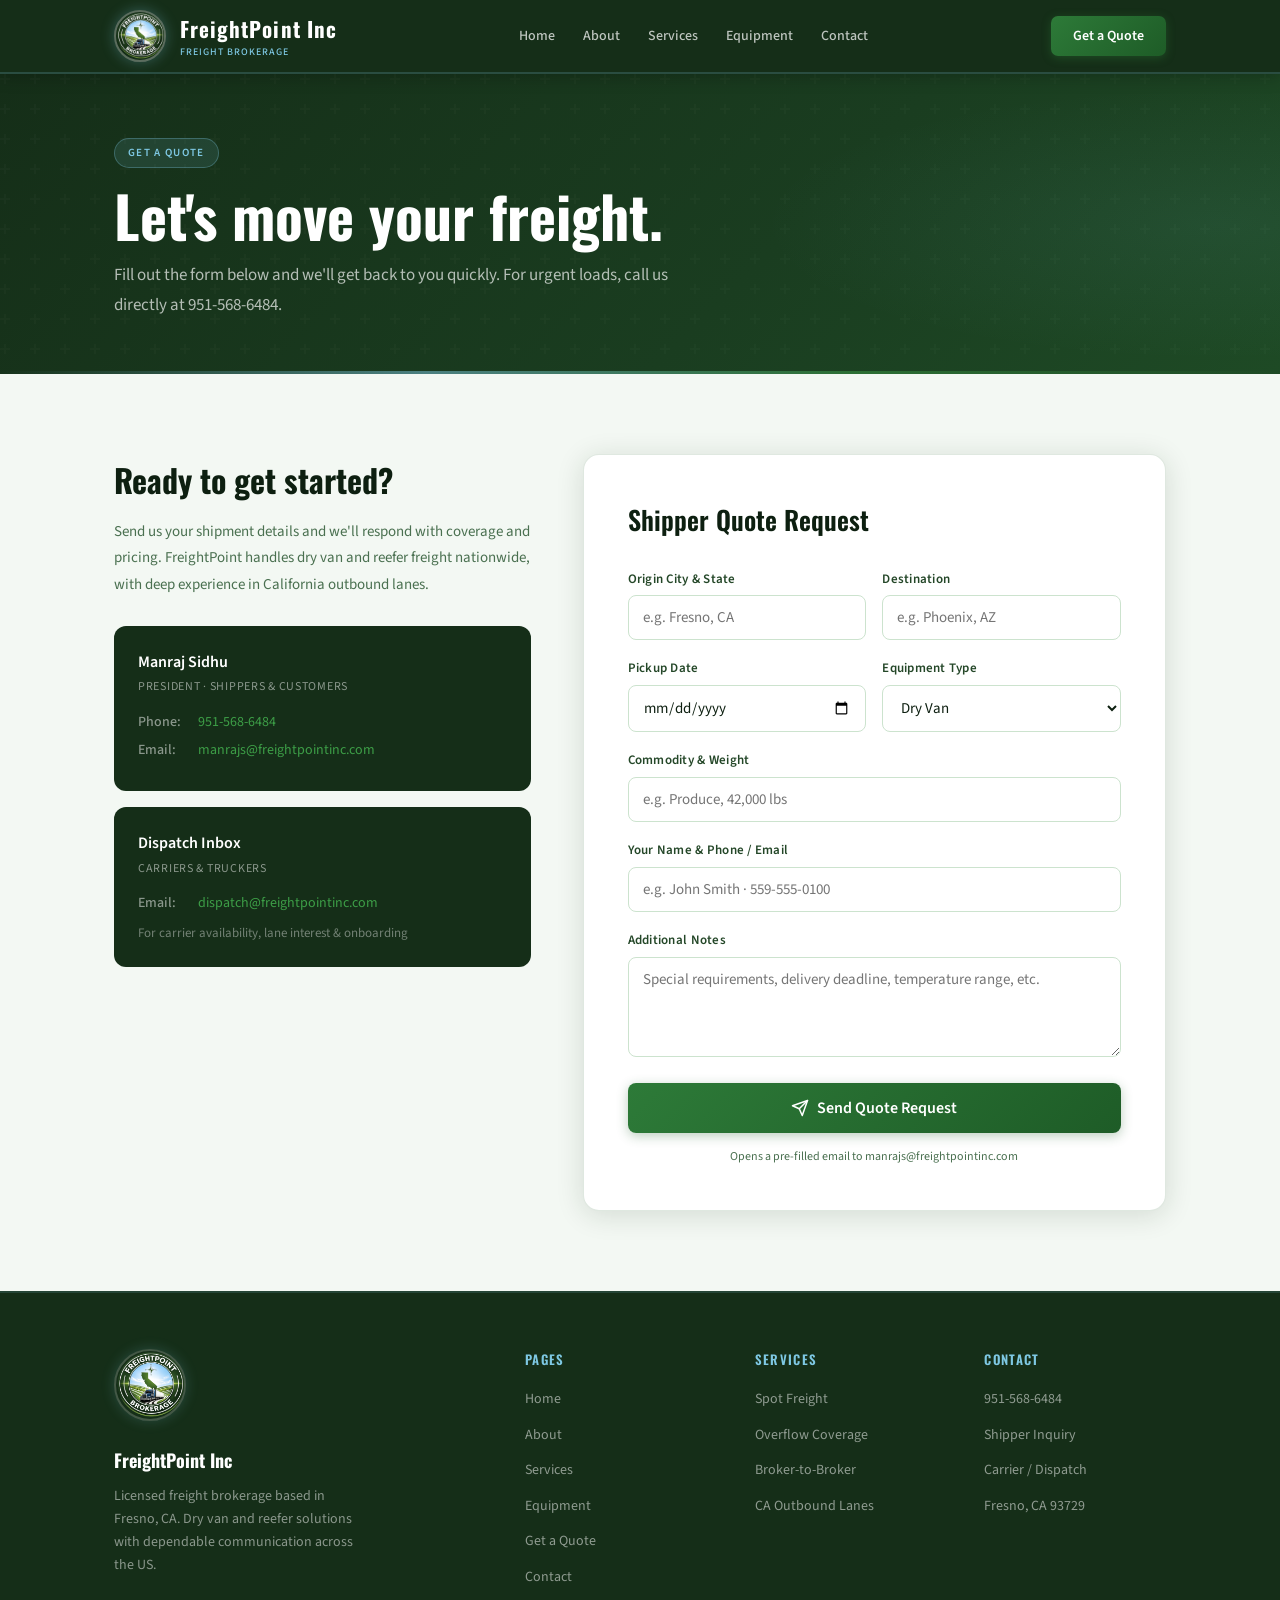
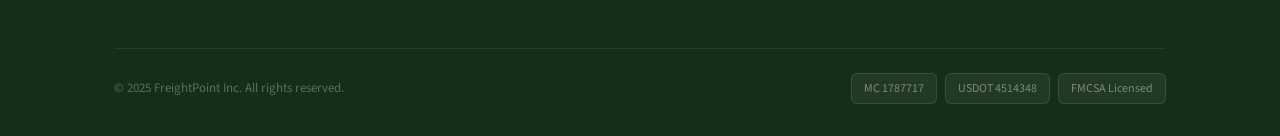
<file: quote.html>
<!DOCTYPE html>
<html lang="en">
<head>
<meta charset="UTF-8">
<meta name="viewport" content="width=device-width, initial-scale=1.0">
<meta name="description" content="Request a freight quote from FreightPoint Inc — dry van and reefer coverage nationwide. Fast response, clear communication.">
<title>Get a Quote | FreightPoint Inc</title>
<link rel="preconnect" href="https://fonts.googleapis.com">
<link rel="preconnect" href="https://fonts.gstatic.com" crossorigin>
<link href="https://fonts.googleapis.com/css2?family=Oswald:wght@400;600;700&family=Source+Sans+3:wght@400;500;600&display=swap" rel="stylesheet">
<link rel="stylesheet" href="style.css">
<style>
  .quote-layout { display: grid; grid-template-columns: 5fr 7fr; gap: 52px; align-items: start; }
  .quote-info h2 { font-family: 'Oswald', sans-serif; font-size: 32px; font-weight: 700; color: var(--text-dark); margin-bottom: 14px; }
  .quote-info p { font-size: 15px; color: var(--text-muted); line-height: 1.75; margin-bottom: 28px; }
  .contact-block { background: var(--green-dark); border-radius: 12px; padding: 24px; margin-bottom: 16px; }
  .contact-block .cname { font-weight: 600; font-size: 16px; color: var(--white); margin-bottom: 2px; }
  .contact-block .crole { font-size: 12px; color: rgba(255,255,255,.5); text-transform: uppercase; letter-spacing: .06em; margin-bottom: 14px; }
  .contact-block .cline { font-size: 14px; color: rgba(255,255,255,.75); margin-bottom: 6px; display: flex; align-items: center; gap: 8px; }
  .contact-block .cline strong { color: rgba(255,255,255,.5); font-weight: 500; min-width: 52px; }
  .contact-block a { color: var(--green-accent); text-decoration: none; }
  .contact-block a:hover { text-decoration: underline; }
  .quote-form-wrap { background: var(--white); border: 1px solid var(--border); border-radius: 16px; padding: 44px; box-shadow: var(--shadow); }
  .quote-form-wrap h3 { font-family: 'Oswald', sans-serif; font-size: 26px; font-weight: 600; color: var(--text-dark); margin-bottom: 28px; }
  @media(max-width:900px){ .quote-layout{grid-template-columns:1fr} }
  @media(max-width:600px){ .quote-form-wrap{padding:24px} }
</style>
</head>
<body>
<nav>
  <div class="nav-inner">
    <a class="nav-logo" href="index.html"><img src="FreightPoint_Logo.png" alt="FreightPoint Inc"><div><div class="nav-logo-text">FreightPoint Inc</div><div class="nav-logo-sub">Freight Brokerage</div></div></a>
    <ul class="nav-links"><li><a href="index.html">Home</a></li><li><a href="about.html">About</a></li><li><a href="services.html">Services</a></li><li><a href="equipment.html">Equipment</a></li><li><a href="contact.html">Contact</a></li></ul>
    <a class="nav-cta" href="quote.html" class="active">Get a Quote</a>
    <button class="hamburger" id="menuBtn"><span></span><span></span><span></span></button>
  </div>
  <div class="mobile-menu" id="mobileMenu"><a href="index.html">Home</a><a href="about.html">About</a><a href="services.html">Services</a><a href="equipment.html">Equipment</a><a href="quote.html">Get a Quote</a><a href="contact.html">Contact</a></div>
</nav>

<div class="page-hero">
  <div class="page-hero-inner">
    <span class="tag">Get a Quote</span>
    <h1>Let's move your freight.</h1>
    <p>Fill out the form below and we'll get back to you quickly. For urgent loads, call us directly at 951-568-6484.</p>
  </div>
</div>

<section style="background:var(--off-white)">
  <div class="container">
    <div class="quote-layout">
      <div class="quote-info">
        <h2>Ready to get started?</h2>
        <p>Send us your shipment details and we'll respond with coverage and pricing. FreightPoint handles dry van and reefer freight nationwide, with deep experience in California outbound lanes.</p>
        <div class="contact-block">
          <div class="cname">Manraj Sidhu</div>
          <div class="crole">President · Shippers &amp; Customers</div>
          <div class="cline"><strong>Phone:</strong><a href="tel:9515686484">951-568-6484</a></div>
          <div class="cline"><strong>Email:</strong><a href="mailto:manrajs@freightpointinc.com">manrajs&#64;freightpointinc.com</a></div>
        </div>
        <div class="contact-block">
          <div class="cname">Dispatch Inbox</div>
          <div class="crole">Carriers &amp; Truckers</div>
          <div class="cline"><strong>Email:</strong><a href="mailto:dispatch@freightpointinc.com">dispatch&#64;freightpointinc.com</a></div>
          <div style="font-size:13px;color:rgba(255,255,255,.4);margin-top:8px;">For carrier availability, lane interest &amp; onboarding</div>
        </div>
      </div>
      <div class="quote-form-wrap">
        <h3>Shipper Quote Request</h3>
        <div class="form-row">
          <div class="form-field"><label>Origin City &amp; State</label><input type="text" id="qOrigin" placeholder="e.g. Fresno, CA"></div>
          <div class="form-field"><label>Destination</label><input type="text" id="qDest" placeholder="e.g. Phoenix, AZ"></div>
        </div>
        <div class="form-row">
          <div class="form-field"><label>Pickup Date</label><input type="date" id="qDate"></div>
          <div class="form-field"><label>Equipment Type</label><select id="qEquip"><option value="Dry Van">Dry Van</option><option value="Reefer">Reefer</option></select></div>
        </div>
        <div class="form-field"><label>Commodity &amp; Weight</label><input type="text" id="qCommodity" placeholder="e.g. Produce, 42,000 lbs"></div>
        <div class="form-field"><label>Your Name &amp; Phone / Email</label><input type="text" id="qContact" placeholder="e.g. John Smith · 559-555-0100"></div>
        <div class="form-field"><label>Additional Notes</label><textarea id="qNotes" placeholder="Special requirements, delivery deadline, temperature range, etc."></textarea></div>
        <button type="button" class="form-submit" onclick="sendQuote()">
          <svg width="18" height="18" viewBox="0 0 24 24" fill="none" stroke="currentColor" stroke-width="2" stroke-linecap="round" stroke-linejoin="round"><line x1="22" y1="2" x2="11" y2="13"/><polygon points="22 2 15 22 11 13 2 9 22 2"/></svg>
          Send Quote Request
        </button>
        <p class="form-note">Opens a pre-filled email to manrajs&#64;freightpointinc.com</p>
        <div class="success-msg" id="successMsg">&#10003; Email opened! Review the details and hit Send. If nothing opened, email manrajs&#64;freightpointinc.com directly.</div>
      </div>
    </div>
  </div>
</section>

<footer>
  <div class="container">
    <div class="footer-grid">
      <div class="footer-brand"><img src="FreightPoint_Logo.png" alt="FreightPoint Inc"><div style="font-family:'Oswald',sans-serif;font-size:18px;font-weight:700;color:var(--white);">FreightPoint Inc</div><p>Licensed freight brokerage based in Fresno, CA. Dry van and reefer solutions with dependable communication across the US.</p></div>
      <div class="footer-col"><h4>Pages</h4><ul><li><a href="index.html">Home</a></li><li><a href="about.html">About</a></li><li><a href="services.html">Services</a></li><li><a href="equipment.html">Equipment</a></li><li><a href="quote.html">Get a Quote</a></li><li><a href="contact.html">Contact</a></li></ul></div>
      <div class="footer-col"><h4>Services</h4><ul><li><a href="services.html">Spot Freight</a></li><li><a href="services.html">Overflow Coverage</a></li><li><a href="services.html">Broker-to-Broker</a></li><li><a href="services.html">CA Outbound Lanes</a></li></ul></div>
      <div class="footer-col"><h4>Contact</h4><ul><li><a href="tel:9515686484">951-568-6484</a></li><li><a href="contact.html">Shipper Inquiry</a></li><li><a href="contact.html">Carrier / Dispatch</a></li><li><span>Fresno, CA 93729</span></li></ul></div>
    </div>
    <div class="footer-bottom"><p>© 2025 FreightPoint Inc. All rights reserved.</p><div class="mc-chips"><span class="mc-chip">MC 1787717</span><span class="mc-chip">USDOT 4514348</span><span class="mc-chip">FMCSA Licensed</span></div></div>
  </div>
</footer>
<script>
  document.getElementById('menuBtn').addEventListener('click',()=>document.getElementById('mobileMenu').classList.toggle('open'));
  function sendQuote() {
    var origin    = document.getElementById('qOrigin').value || 'Not provided';
    var dest      = document.getElementById('qDest').value || 'Not provided';
    var date      = document.getElementById('qDate').value || 'Not provided';
    var equip     = document.getElementById('qEquip').value;
    var commodity = document.getElementById('qCommodity').value || 'Not provided';
    var contact   = document.getElementById('qContact').value || 'Not provided';
    var notes     = document.getElementById('qNotes').value || 'None';
    var subject = 'Quote Request: ' + equip + ' | ' + origin + ' to ' + dest;
    var body =
      'FREIGHTPOINT INC - QUOTE REQUEST\n' +
      '==================================\n\n' +
      'Origin:         ' + origin + '\n' +
      'Destination:    ' + dest + '\n' +
      'Pickup Date:    ' + date + '\n' +
      'Equipment:      ' + equip + '\n' +
      'Commodity:      ' + commodity + '\n\n' +
      'Contact Info:   ' + contact + '\n\n' +
      'Notes:\n' + notes + '\n\n' +
      '==================================\n' +
      'Sent from freightpointinc.com';
    var email = 'manrajs' + '@' + 'freightpointinc.com';
    window.location.href = 'mailto:' + email + '?subject=' + encodeURIComponent(subject) + '&body=' + encodeURIComponent(body);
    document.getElementById('successMsg').style.display = 'block';
  }
</script>
</body>
</html>
</file>
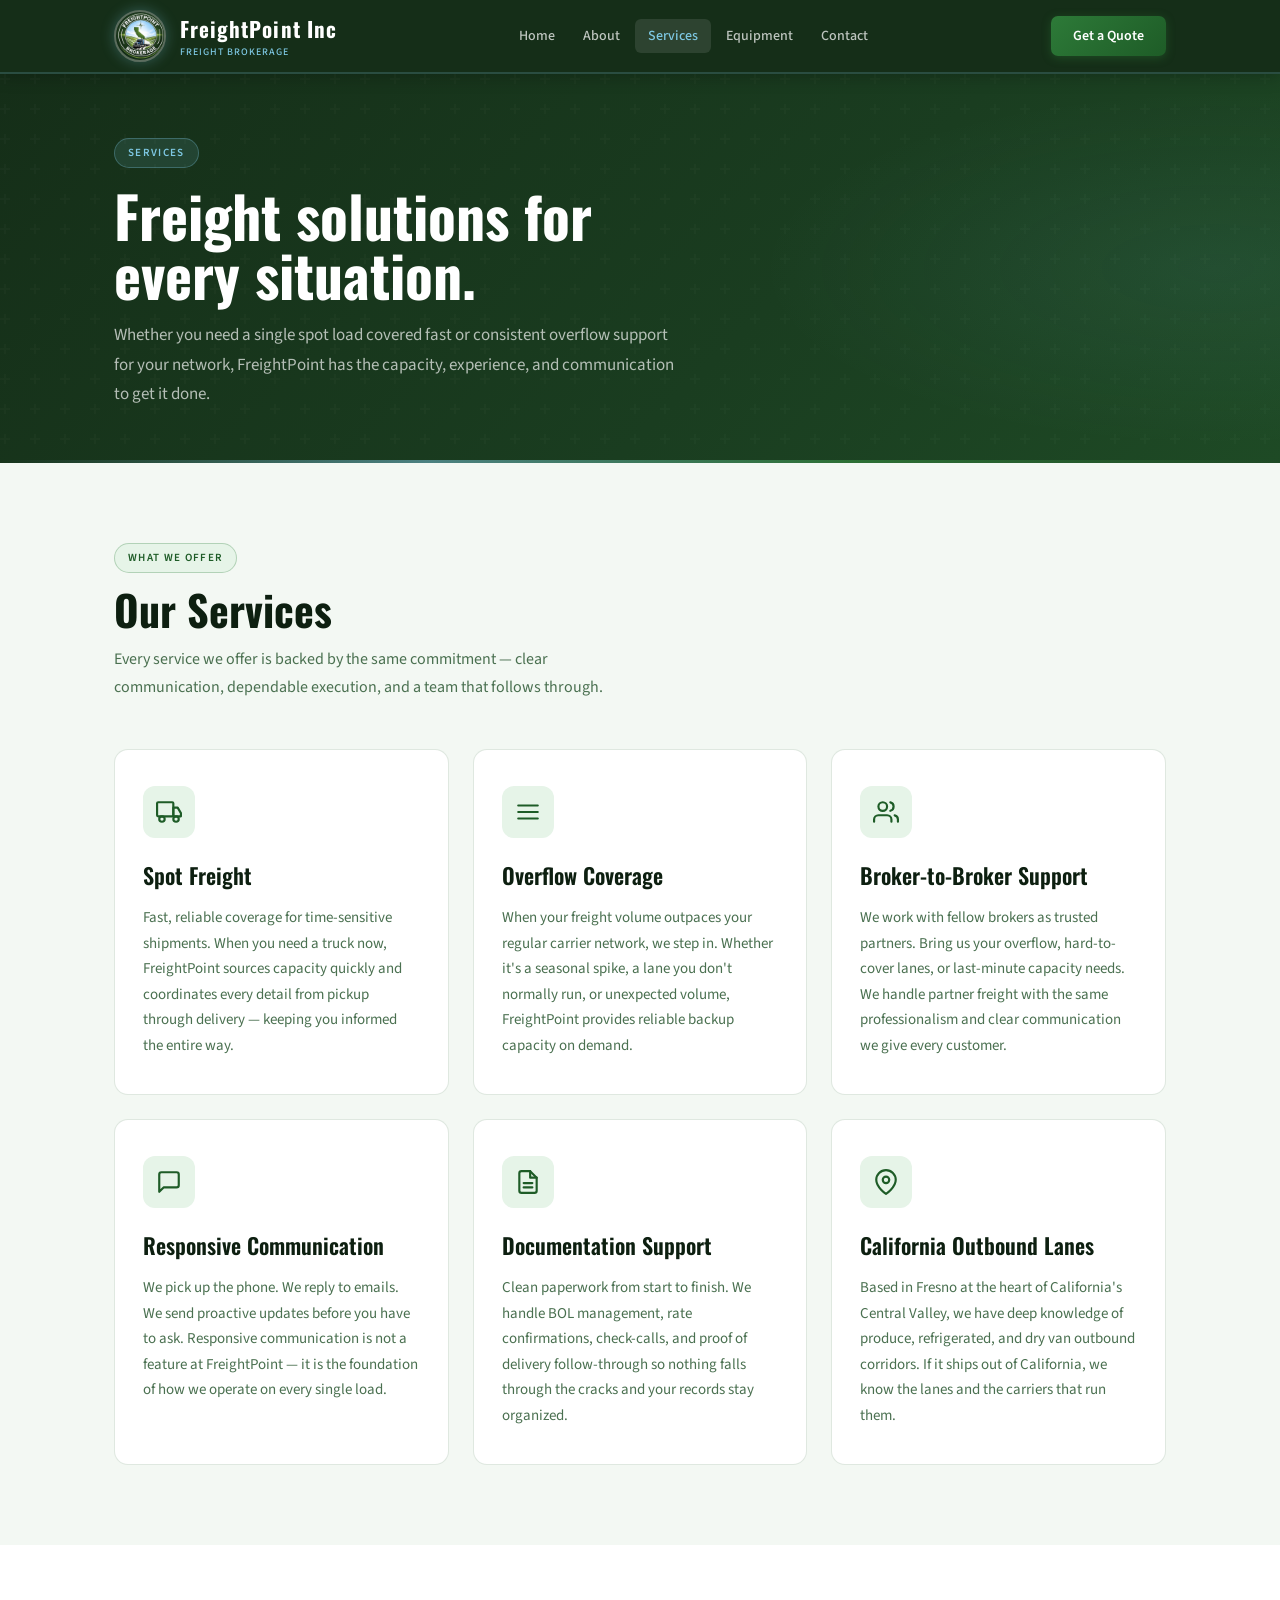
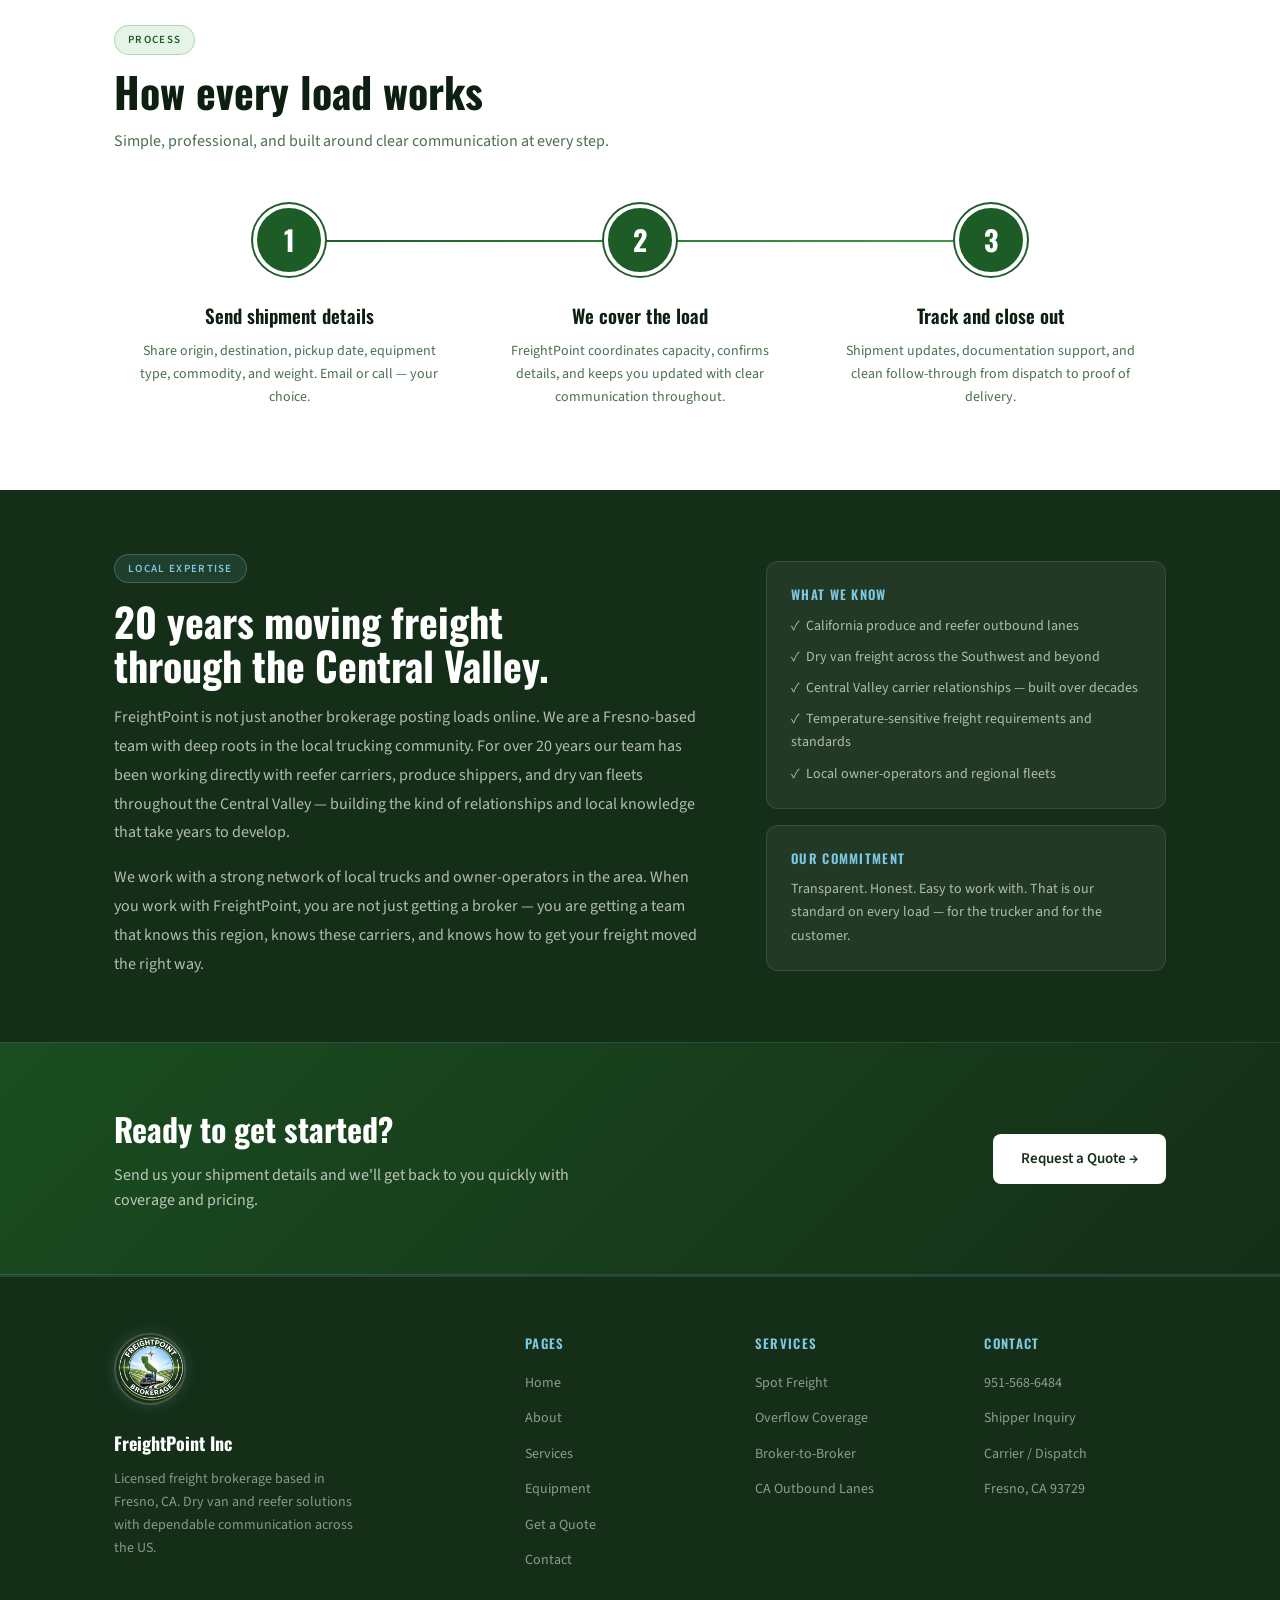
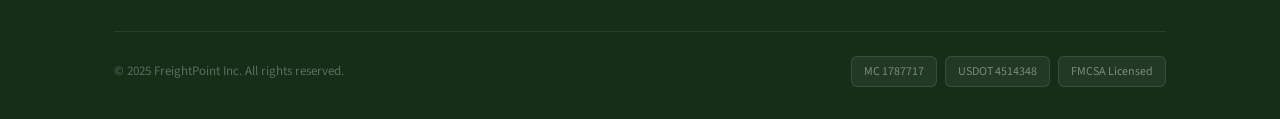
<file: services (1).html>
<!DOCTYPE html>
<html lang="en">
<head>
<meta charset="UTF-8">
<meta name="viewport" content="width=device-width, initial-scale=1.0">
<meta name="description" content="FreightPoint Inc freight brokerage services — spot freight, overflow coverage, broker-to-broker support, and California outbound lanes.">
<title>Services | FreightPoint Inc</title>
<link rel="preconnect" href="https://fonts.googleapis.com">
<link rel="preconnect" href="https://fonts.gstatic.com" crossorigin>
<link href="https://fonts.googleapis.com/css2?family=Oswald:wght@400;600;700&family=Source+Sans+3:wght@400;500;600&display=swap" rel="stylesheet">
<link rel="stylesheet" href="style.css">
<style>
  .services-grid { display: grid; grid-template-columns: repeat(3,1fr); gap: 24px; }
  .service-card { background: var(--white); border: 1px solid var(--border); border-radius: 14px; padding: 36px 28px; transition: all .25s; position: relative; overflow: hidden; }
  .service-card::before { content: ''; position: absolute; top: 0; left: 0; right: 0; height: 4px; background: linear-gradient(90deg, var(--green-mid), var(--sky-dark)); transform: scaleX(0); transform-origin: left; transition: transform .3s; }
  .service-card:hover { transform: translateY(-4px); box-shadow: var(--shadow); }
  .service-card:hover::before { transform: scaleX(1); }
  .svc-icon { width: 52px; height: 52px; border-radius: 12px; background: var(--green-light); display: flex; align-items: center; justify-content: center; margin-bottom: 20px; }
  .svc-icon svg { width: 26px; height: 26px; color: var(--green-mid); fill: none; stroke: currentColor; stroke-width: 2; stroke-linecap: round; stroke-linejoin: round; }
  .service-card h3 { font-family: 'Oswald', sans-serif; font-size: 22px; font-weight: 600; color: var(--text-dark); margin-bottom: 12px; }
  .service-card p { font-size: 15px; color: var(--text-muted); line-height: 1.7; }

  .steps-row { display: grid; grid-template-columns: repeat(3,1fr); gap: 0; position: relative; }
  .steps-row::before { content: ''; position: absolute; top: 36px; left: calc(16.66% + 20px); right: calc(16.66% + 20px); height: 2px; background: linear-gradient(90deg, var(--green-mid), var(--green-accent)); z-index: 0; }
  .step { display: flex; flex-direction: column; align-items: center; text-align: center; padding: 0 24px; position: relative; z-index: 1; }
  .step-circle { width: 72px; height: 72px; border-radius: 50%; background: var(--green-mid); color: var(--white); font-family: 'Oswald', sans-serif; font-size: 28px; font-weight: 700; display: flex; align-items: center; justify-content: center; margin-bottom: 24px; border: 4px solid var(--white); box-shadow: 0 0 0 2px var(--green-mid); }
  .step h3 { font-family: 'Oswald', sans-serif; font-size: 19px; font-weight: 600; color: var(--text-dark); margin-bottom: 10px; }
  .step p { font-size: 14px; color: var(--text-muted); line-height: 1.65; }

  @media(max-width:900px){ .services-grid{grid-template-columns:1fr 1fr} .steps-row{grid-template-columns:1fr} .steps-row::before{display:none} .step{padding:0 0 32px;align-items:flex-start;text-align:left;flex-direction:row;gap:20px} .step-circle{flex-shrink:0} }
  @media(max-width:600px){ .services-grid{grid-template-columns:1fr} }
</style>
</head>
<body>
<nav>
  <div class="nav-inner">
    <a class="nav-logo" href="index.html"><img src="FreightPoint_Logo.png" alt="FreightPoint Inc"><div><div class="nav-logo-text">FreightPoint Inc</div><div class="nav-logo-sub">Freight Brokerage</div></div></a>
    <ul class="nav-links"><li><a href="index.html">Home</a></li><li><a href="about.html">About</a></li><li><a href="services.html" class="active">Services</a></li><li><a href="equipment.html">Equipment</a></li><li><a href="contact.html">Contact</a></li></ul>
    <a class="nav-cta" href="quote.html">Get a Quote</a>
    <button class="hamburger" id="menuBtn"><span></span><span></span><span></span></button>
  </div>
  <div class="mobile-menu" id="mobileMenu"><a href="index.html">Home</a><a href="about.html">About</a><a href="services.html">Services</a><a href="equipment.html">Equipment</a><a href="quote.html">Get a Quote</a><a href="contact.html">Contact</a></div>
</nav>

<div class="page-hero">
  <div class="page-hero-inner">
    <span class="tag">Services</span>
    <h1>Freight solutions for<br>every situation.</h1>
    <p>Whether you need a single spot load covered fast or consistent overflow support for your network, FreightPoint has the capacity, experience, and communication to get it done.</p>
  </div>
</div>

<section style="background:var(--off-white)">
  <div class="container">
    <div class="section-head"><div class="section-label"><span class="tag">What We Offer</span></div><h2 class="section-title">Our Services</h2><p class="section-sub">Every service we offer is backed by the same commitment — clear communication, dependable execution, and a team that follows through.</p></div>
    <div class="services-grid">
      <div class="service-card">
        <div class="svc-icon"><svg viewBox="0 0 24 24"><rect x="1" y="3" width="15" height="13" rx="1"/><path d="M16 8h4l3 5v3h-7V8z"/><circle cx="5.5" cy="18.5" r="2.5"/><circle cx="18.5" cy="18.5" r="2.5"/></svg></div>
        <h3>Spot Freight</h3>
        <p>Fast, reliable coverage for time-sensitive shipments. When you need a truck now, FreightPoint sources capacity quickly and coordinates every detail from pickup through delivery — keeping you informed the entire way.</p>
      </div>
      <div class="service-card">
        <div class="svc-icon"><svg viewBox="0 0 24 24"><path d="M3 12h18M3 6h18M3 18h18"/></svg></div>
        <h3>Overflow Coverage</h3>
        <p>When your freight volume outpaces your regular carrier network, we step in. Whether it's a seasonal spike, a lane you don't normally run, or unexpected volume, FreightPoint provides reliable backup capacity on demand.</p>
      </div>
      <div class="service-card">
        <div class="svc-icon"><svg viewBox="0 0 24 24"><path d="M17 21v-2a4 4 0 0 0-4-4H5a4 4 0 0 0-4 4v2"/><circle cx="9" cy="7" r="4"/><path d="M23 21v-2a4 4 0 0 0-3-3.87"/><path d="M16 3.13a4 4 0 0 1 0 7.75"/></svg></div>
        <h3>Broker-to-Broker Support</h3>
        <p>We work with fellow brokers as trusted partners. Bring us your overflow, hard-to-cover lanes, or last-minute capacity needs. We handle partner freight with the same professionalism and clear communication we give every customer.</p>
      </div>
      <div class="service-card">
        <div class="svc-icon"><svg viewBox="0 0 24 24"><path d="M21 15a2 2 0 0 1-2 2H7l-4 4V5a2 2 0 0 1 2-2h14a2 2 0 0 1 2 2z"/></svg></div>
        <h3>Responsive Communication</h3>
        <p>We pick up the phone. We reply to emails. We send proactive updates before you have to ask. Responsive communication is not a feature at FreightPoint — it is the foundation of how we operate on every single load.</p>
      </div>
      <div class="service-card">
        <div class="svc-icon"><svg viewBox="0 0 24 24"><path d="M14 2H6a2 2 0 0 0-2 2v16a2 2 0 0 0 2 2h12a2 2 0 0 0 2-2V8z"/><path d="M14 2v6h6"/><line x1="16" y1="13" x2="8" y2="13"/><line x1="16" y1="17" x2="8" y2="17"/></svg></div>
        <h3>Documentation Support</h3>
        <p>Clean paperwork from start to finish. We handle BOL management, rate confirmations, check-calls, and proof of delivery follow-through so nothing falls through the cracks and your records stay organized.</p>
      </div>
      <div class="service-card">
        <div class="svc-icon"><svg viewBox="0 0 24 24"><path d="M21 10c0 7-9 13-9 13s-9-6-9-13a9 9 0 0 1 18 0z"/><circle cx="12" cy="10" r="3"/></svg></div>
        <h3>California Outbound Lanes</h3>
        <p>Based in Fresno at the heart of California's Central Valley, we have deep knowledge of produce, refrigerated, and dry van outbound corridors. If it ships out of California, we know the lanes and the carriers that run them.</p>
      </div>
    </div>
  </div>
</section>

<section style="background:var(--white)">
  <div class="container">
    <div class="section-head"><div class="section-label"><span class="tag">Process</span></div><h2 class="section-title">How every load works</h2><p class="section-sub">Simple, professional, and built around clear communication at every step.</p></div>
    <div class="steps-row">
      <div class="step"><div class="step-circle">1</div><div><h3>Send shipment details</h3><p>Share origin, destination, pickup date, equipment type, commodity, and weight. Email or call — your choice.</p></div></div>
      <div class="step"><div class="step-circle">2</div><div><h3>We cover the load</h3><p>FreightPoint coordinates capacity, confirms details, and keeps you updated with clear communication throughout.</p></div></div>
      <div class="step"><div class="step-circle">3</div><div><h3>Track and close out</h3><p>Shipment updates, documentation support, and clean follow-through from dispatch to proof of delivery.</p></div></div>
    </div>
  </div>
</section>


<!-- LOCAL EXPERTISE -->
<section style="background:var(--green-dark);padding:64px 0">
  <div class="container">
    <div style="display:grid;grid-template-columns:3fr 2fr;gap:52px;align-items:center">
      <div>
        <div class="section-label" style="margin-bottom:16px"><span class="tag" style="background:rgba(126,200,227,.1);color:var(--sky);border-color:rgba(126,200,227,.3)">Local Expertise</span></div>
        <h2 style="font-family:'Oswald',sans-serif;font-size:clamp(28px,3.5vw,40px);font-weight:700;color:var(--white);line-height:1.1;margin-bottom:16px">20 years moving freight<br>through the Central Valley.</h2>
        <p style="font-size:16px;color:rgba(255,255,255,.68);line-height:1.8;margin-bottom:16px">FreightPoint is not just another brokerage posting loads online. We are a Fresno-based team with deep roots in the local trucking community. For over 20 years our team has been working directly with reefer carriers, produce shippers, and dry van fleets throughout the Central Valley — building the kind of relationships and local knowledge that take years to develop.</p>
        <p style="font-size:16px;color:rgba(255,255,255,.68);line-height:1.8">We work with a strong network of local trucks and owner-operators in the area. When you work with FreightPoint, you are not just getting a broker — you are getting a team that knows this region, knows these carriers, and knows how to get your freight moved the right way.</p>
      </div>
      <div style="display:flex;flex-direction:column;gap:16px">
        <div style="background:rgba(255,255,255,.06);border:1px solid rgba(126,200,227,.15);border-radius:12px;padding:22px 24px">
          <div style="font-family:'Oswald',sans-serif;font-size:13px;font-weight:600;letter-spacing:.1em;text-transform:uppercase;color:var(--sky);margin-bottom:10px">What We Know</div>
          <div style="font-size:14px;color:rgba(255,255,255,.65);line-height:1.65;display:flex;flex-direction:column;gap:8px">
            <span>✓ &nbsp;California produce and reefer outbound lanes</span>
            <span>✓ &nbsp;Dry van freight across the Southwest and beyond</span>
            <span>✓ &nbsp;Central Valley carrier relationships — built over decades</span>
            <span>✓ &nbsp;Temperature-sensitive freight requirements and standards</span>
            <span>✓ &nbsp;Local owner-operators and regional fleets</span>
          </div>
        </div>
        <div style="background:rgba(255,255,255,.06);border:1px solid rgba(126,200,227,.15);border-radius:12px;padding:22px 24px">
          <div style="font-family:'Oswald',sans-serif;font-size:13px;font-weight:600;letter-spacing:.1em;text-transform:uppercase;color:var(--sky);margin-bottom:10px">Our Commitment</div>
          <p style="font-size:14px;color:rgba(255,255,255,.65);line-height:1.65">Transparent. Honest. Easy to work with. That is our standard on every load — for the trucker and for the customer.</p>
        </div>
      </div>
    </div>
  </div>
</section>

<div class="carrier-banner">
  <div class="carrier-inner"><div><h2>Ready to get started?</h2><p>Send us your shipment details and we'll get back to you quickly with coverage and pricing.</p></div><a class="btn btn-white" href="quote.html">Request a Quote →</a></div>
</div>

<footer>
  <div class="container">
    <div class="footer-grid">
      <div class="footer-brand"><img src="FreightPoint_Logo.png" alt="FreightPoint Inc"><div style="font-family:'Oswald',sans-serif;font-size:18px;font-weight:700;color:var(--white);">FreightPoint Inc</div><p>Licensed freight brokerage based in Fresno, CA. Dry van and reefer solutions with dependable communication across the US.</p></div>
      <div class="footer-col"><h4>Pages</h4><ul><li><a href="index.html">Home</a></li><li><a href="about.html">About</a></li><li><a href="services.html">Services</a></li><li><a href="equipment.html">Equipment</a></li><li><a href="quote.html">Get a Quote</a></li><li><a href="contact.html">Contact</a></li></ul></div>
      <div class="footer-col"><h4>Services</h4><ul><li><a href="services.html">Spot Freight</a></li><li><a href="services.html">Overflow Coverage</a></li><li><a href="services.html">Broker-to-Broker</a></li><li><a href="services.html">CA Outbound Lanes</a></li></ul></div>
      <div class="footer-col"><h4>Contact</h4><ul><li><a href="tel:9515686484">951-568-6484</a></li><li><a href="contact.html">Shipper Inquiry</a></li><li><a href="contact.html">Carrier / Dispatch</a></li><li><span>Fresno, CA 93729</span></li></ul></div>
    </div>
    <div class="footer-bottom"><p>© 2025 FreightPoint Inc. All rights reserved.</p><div class="mc-chips"><span class="mc-chip">MC 1787717</span><span class="mc-chip">USDOT 4514348</span><span class="mc-chip">FMCSA Licensed</span></div></div>
  </div>
</footer>
<script>document.getElementById('menuBtn').addEventListener('click',()=>document.getElementById('mobileMenu').classList.toggle('open'));</script>
</body>
</html>
</file>
<file: style.css>
*, *::before, *::after { box-sizing: border-box; margin: 0; padding: 0; }

:root {
  --green-dark:   #152e18;
  --green-mid:    #1e5c27;
  --green-bright: #2d7a38;
  --green-light:  #e6f4e8;
  --green-accent: #3d9e47;
  --sky:          #7ec8e3;
  --sky-dark:     #3a9abf;
  --gold:         #c8f040;
  --white:        #ffffff;
  --off-white:    #f3f8f3;
  --text-dark:    #0d1f10;
  --text-mid:     #244728;
  --text-muted:   #4a7050;
  --border:       rgba(30,92,39,0.14);
  --shadow:       0 4px 28px rgba(21,46,24,0.14);
}

html { scroll-behavior: smooth; }
body { font-family: 'Source Sans 3', sans-serif; color: var(--text-dark); background: var(--white); line-height: 1.6; font-size: 16px; }

.container { max-width: 1100px; margin: 0 auto; padding: 0 24px; }

.tag { display: inline-block; font-size: 11px; font-weight: 600; letter-spacing: .12em; text-transform: uppercase; padding: 5px 13px; border-radius: 100px; background: var(--green-light); color: var(--green-mid); border: 1px solid rgba(45,122,56,0.28); }

.btn { display: inline-block; font-family: 'Source Sans 3', sans-serif; font-size: 15px; font-weight: 600; padding: 13px 28px; border-radius: 8px; border: none; cursor: pointer; text-decoration: none; transition: all .2s ease; }
.btn-primary { background: var(--green-mid); color: var(--white); }
.btn-primary:hover { background: var(--green-dark); transform: translateY(-1px); }
.btn-white { background: var(--white); color: var(--green-dark); }
.btn-white:hover { background: var(--green-light); }
.btn-outline-white { background: transparent; color: rgba(255,255,255,.92); border: 2px solid rgba(255,255,255,.45); }
.btn-outline-white:hover { background: rgba(255,255,255,.1); border-color: rgba(255,255,255,.7); }

/* ── NAV ── */
nav {
  position: sticky; top: 0; z-index: 200;
  background: var(--green-dark);
  border-bottom: 2px solid rgba(126,200,227,.2);
  box-shadow: 0 2px 16px rgba(0,0,0,.25);
}
.nav-inner { display: flex; align-items: center; justify-content: space-between; padding: 10px 24px; max-width: 1100px; margin: 0 auto; }
.nav-logo { display: flex; align-items: center; gap: 14px; text-decoration: none; }
.nav-logo img {
  width: 52px; height: 52px; border-radius: 50%; object-fit: cover;
  border: 2.5px solid rgba(255,255,255,.3);
  box-shadow: 0 0 14px rgba(126,200,227,.3);
}
.nav-logo-text { font-family: 'Oswald', sans-serif; font-size: 21px; font-weight: 700; color: var(--white); letter-spacing: .05em; }
.nav-logo-sub { font-size: 10px; color: var(--sky); letter-spacing: .1em; text-transform: uppercase; margin-top: -1px; font-weight: 500; }
.nav-links { display: flex; align-items: center; gap: 2px; list-style: none; }
.nav-links a { font-size: 14px; font-weight: 500; color: rgba(255,255,255,.72); text-decoration: none; padding: 7px 13px; border-radius: 6px; transition: all .15s; }
.nav-links a:hover, .nav-links a.active { color: var(--white); background: rgba(255,255,255,.1); }
.nav-links a.active { color: var(--sky); }
.nav-cta {
  background: linear-gradient(135deg, var(--green-bright), var(--green-mid));
  color: var(--white); font-size: 14px; font-weight: 600; padding: 9px 22px;
  border-radius: 7px; border: none; cursor: pointer; text-decoration: none;
  transition: all .2s; font-family: 'Source Sans 3', sans-serif;
  box-shadow: 0 2px 10px rgba(45,122,56,.4);
}
.nav-cta:hover { background: linear-gradient(135deg, #3a9e47, #1e5c27); transform: translateY(-1px); box-shadow: 0 4px 16px rgba(45,122,56,.5); }
.hamburger { display: none; flex-direction: column; gap: 5px; cursor: pointer; padding: 4px; background: none; border: none; }
.hamburger span { display: block; width: 24px; height: 2px; background: var(--white); border-radius: 2px; transition: all .3s; }
.mobile-menu { display: none; flex-direction: column; gap: 2px; padding: 12px 24px 16px; border-top: 1px solid rgba(255,255,255,.08); background: var(--green-dark); }
.mobile-menu.open { display: flex; }
.mobile-menu a { color: rgba(255,255,255,.82); text-decoration: none; font-size: 15px; padding: 11px 10px; border-bottom: 1px solid rgba(255,255,255,.06); }
.mobile-menu a:last-child { border-bottom: none; }

/* ── PAGE HERO ── */
.page-hero {
  background: linear-gradient(135deg, var(--green-dark) 0%, #1a3d20 60%, #1e4a25 100%);
  padding: 64px 0 54px; position: relative; overflow: hidden;
}
.page-hero::before {
  content: ''; position: absolute; inset: 0; pointer-events: none;
  background:
    radial-gradient(ellipse 55% 70% at 95% 50%, rgba(126,200,227,.07) 0%, transparent 65%),
    url("data:image/svg+xml,%3Csvg width='60' height='60' viewBox='0 0 60 60' xmlns='http://www.w3.org/2000/svg'%3E%3Cg fill='%23ffffff' fill-opacity='0.018'%3E%3Cpath d='M36 34v-4h-2v4h-4v2h4v4h2v-4h4v-2h-4zm0-30V0h-2v4h-4v2h4v4h2V6h4V4h-4zM6 34v-4H4v4H0v2h4v4h2v-4h4v-2H6zM6 4V0H4v4H0v2h4v4h2V6h4V4H6z'/%3E%3C/g%3E%3C/svg%3E");
}
.page-hero::after {
  content: ''; position: absolute; bottom: 0; left: 0; right: 0; height: 3px;
  background: linear-gradient(90deg, transparent, var(--sky), var(--green-accent), transparent);
  opacity: .5;
}
.page-hero-inner { position: relative; max-width: 1100px; margin: 0 auto; padding: 0 24px; }
.page-hero .tag { background: rgba(126,200,227,.12); color: var(--sky); border-color: rgba(126,200,227,.3); margin-bottom: 18px; }
.page-hero h1 { font-family: 'Oswald', sans-serif; font-size: clamp(36px, 4.5vw, 58px); font-weight: 700; color: var(--white); line-height: 1.04; margin-bottom: 16px; }
.page-hero h1 em { font-style: normal; color: var(--sky); }
.page-hero p { font-size: 17px; color: rgba(255,255,255,.68); max-width: 560px; line-height: 1.72; }

/* ── SECTIONS ── */
section { padding: 80px 0; }
.section-label { margin-bottom: 14px; }
.section-title { font-family: 'Oswald', sans-serif; font-size: clamp(28px, 3.5vw, 42px); font-weight: 700; color: var(--text-dark); line-height: 1.08; margin-bottom: 14px; }
.section-sub { font-size: 16px; color: var(--text-muted); max-width: 520px; line-height: 1.72; }
.section-head { margin-bottom: 48px; }

/* ── TRUST BAR ── */
.trust-bar { background: var(--white); border-bottom: 1px solid var(--border); padding: 15px 24px; }
.trust-bar-inner { max-width: 1100px; margin: 0 auto; display: flex; align-items: center; gap: 32px; flex-wrap: wrap; justify-content: center; }
.trust-item { display: flex; align-items: center; gap: 8px; font-size: 13px; color: var(--text-muted); font-weight: 500; }
.trust-check { width: 18px; height: 18px; border-radius: 50%; background: var(--green-light); display: flex; align-items: center; justify-content: center; flex-shrink: 0; }
.trust-check svg { width: 10px; height: 10px; }

/* ── CARDS ── */
.card { background: var(--white); border: 1px solid var(--border); border-radius: 14px; padding: 32px 28px; }

/* ── FOOTER ── */
footer {
  background: var(--green-dark);
  border-top: 2px solid rgba(126,200,227,.15);
  color: rgba(255,255,255,.75); padding: 56px 0 32px;
}
.footer-grid { display: grid; grid-template-columns: 2fr 1fr 1fr 1fr; gap: 48px; margin-bottom: 48px; }
.footer-brand img { width: 72px; height: 72px; border-radius: 50%; margin-bottom: 16px; border: 2.5px solid rgba(255,255,255,.2); box-shadow: 0 0 14px rgba(126,200,227,.2); }
.footer-brand p { font-size: 14px; color: rgba(255,255,255,.5); line-height: 1.65; margin-top: 10px; max-width: 240px; }
.footer-col h4 { font-family: 'Oswald', sans-serif; font-size: 13px; font-weight: 600; color: var(--sky); letter-spacing: .1em; text-transform: uppercase; margin-bottom: 16px; }
.footer-col ul { list-style: none; }
.footer-col ul li { margin-bottom: 10px; }
.footer-col ul li a { color: rgba(255,255,255,.52); text-decoration: none; font-size: 14px; transition: color .15s; }
.footer-col ul li a:hover { color: var(--white); }
.footer-col ul li span { color: rgba(255,255,255,.52); font-size: 14px; }
.footer-bottom { border-top: 1px solid rgba(255,255,255,.08); padding-top: 24px; display: flex; justify-content: space-between; align-items: center; flex-wrap: wrap; gap: 12px; }
.footer-bottom p { font-size: 13px; color: rgba(255,255,255,.3); }
.mc-chips { display: flex; gap: 8px; flex-wrap: wrap; }
.mc-chip { background: rgba(255,255,255,.06); border: 1px solid rgba(255,255,255,.1); border-radius: 6px; padding: 5px 12px; font-size: 12px; color: rgba(255,255,255,.4); }

/* ── FORM ── */
.form-row { display: grid; grid-template-columns: 1fr 1fr; gap: 16px; }
.form-field { margin-bottom: 18px; }
.form-field label { display: block; font-size: 13px; font-weight: 600; color: var(--text-mid); margin-bottom: 6px; letter-spacing: .02em; }
.form-field input, .form-field select, .form-field textarea { width: 100%; padding: 11px 14px; border: 1.5px solid #cce3ce; border-radius: 8px; font-family: 'Source Sans 3', sans-serif; font-size: 15px; color: var(--text-dark); background: var(--white); transition: border-color .2s; outline: none; }
.form-field input:focus, .form-field select:focus, .form-field textarea:focus { border-color: var(--green-mid); box-shadow: 0 0 0 3px rgba(30,92,39,.1); }
.form-field textarea { resize: vertical; min-height: 100px; }
.form-submit { width: 100%; background: linear-gradient(135deg, var(--green-bright), var(--green-mid)); color: var(--white); font-family: 'Source Sans 3', sans-serif; font-size: 16px; font-weight: 600; padding: 14px 24px; border-radius: 8px; border: none; cursor: pointer; transition: all .2s; display: flex; align-items: center; justify-content: center; gap: 8px; box-shadow: 0 3px 12px rgba(30,92,39,.3); }
.form-submit:hover { background: linear-gradient(135deg, #3aac48, #1a5022); transform: translateY(-1px); box-shadow: 0 5px 18px rgba(30,92,39,.4); }
.form-note { font-size: 12px; color: var(--text-muted); text-align: center; margin-top: 14px; }
.success-msg { display: none; background: var(--green-light); border: 1px solid var(--green-accent); color: var(--green-dark); padding: 14px 18px; border-radius: 8px; font-size: 14px; margin-top: 16px; font-weight: 500; }

/* ── MC BADGE ── */
.mc-badge-large { display: inline-flex; align-items: center; gap: 8px; background: var(--green-mid); color: var(--white); font-size: 13px; font-weight: 600; padding: 8px 18px; border-radius: 8px; margin-top: 16px; box-shadow: 0 2px 10px rgba(30,92,39,.3); }

/* ── CARRIER BANNER ── */
.carrier-banner {
  background: linear-gradient(135deg, #1a4d20, var(--green-dark));
  border-top: 1px solid rgba(126,200,227,.15);
  border-bottom: 1px solid rgba(126,200,227,.15);
  padding: 60px 0;
}
.carrier-inner { max-width: 1100px; margin: 0 auto; padding: 0 24px; display: flex; align-items: center; justify-content: space-between; gap: 32px; flex-wrap: wrap; }
.carrier-inner h2 { font-family: 'Oswald', sans-serif; font-size: 32px; font-weight: 700; color: var(--white); margin-bottom: 8px; }
.carrier-inner p { font-size: 16px; color: rgba(255,255,255,.7); max-width: 480px; }

/* ── RESPONSIVE ── */
@media (max-width: 900px) {
  .footer-grid { grid-template-columns: 1fr 1fr; gap: 32px; }
  .form-row { grid-template-columns: 1fr; }
}
@media (max-width: 600px) {
  .nav-links, .nav-cta { display: none; }
  .hamburger { display: flex; }
  .footer-grid { grid-template-columns: 1fr; }
  section { padding: 56px 0; }
  .carrier-inner { text-align: center; }
  .carrier-inner a { margin: 0 auto; }
}
</file>
